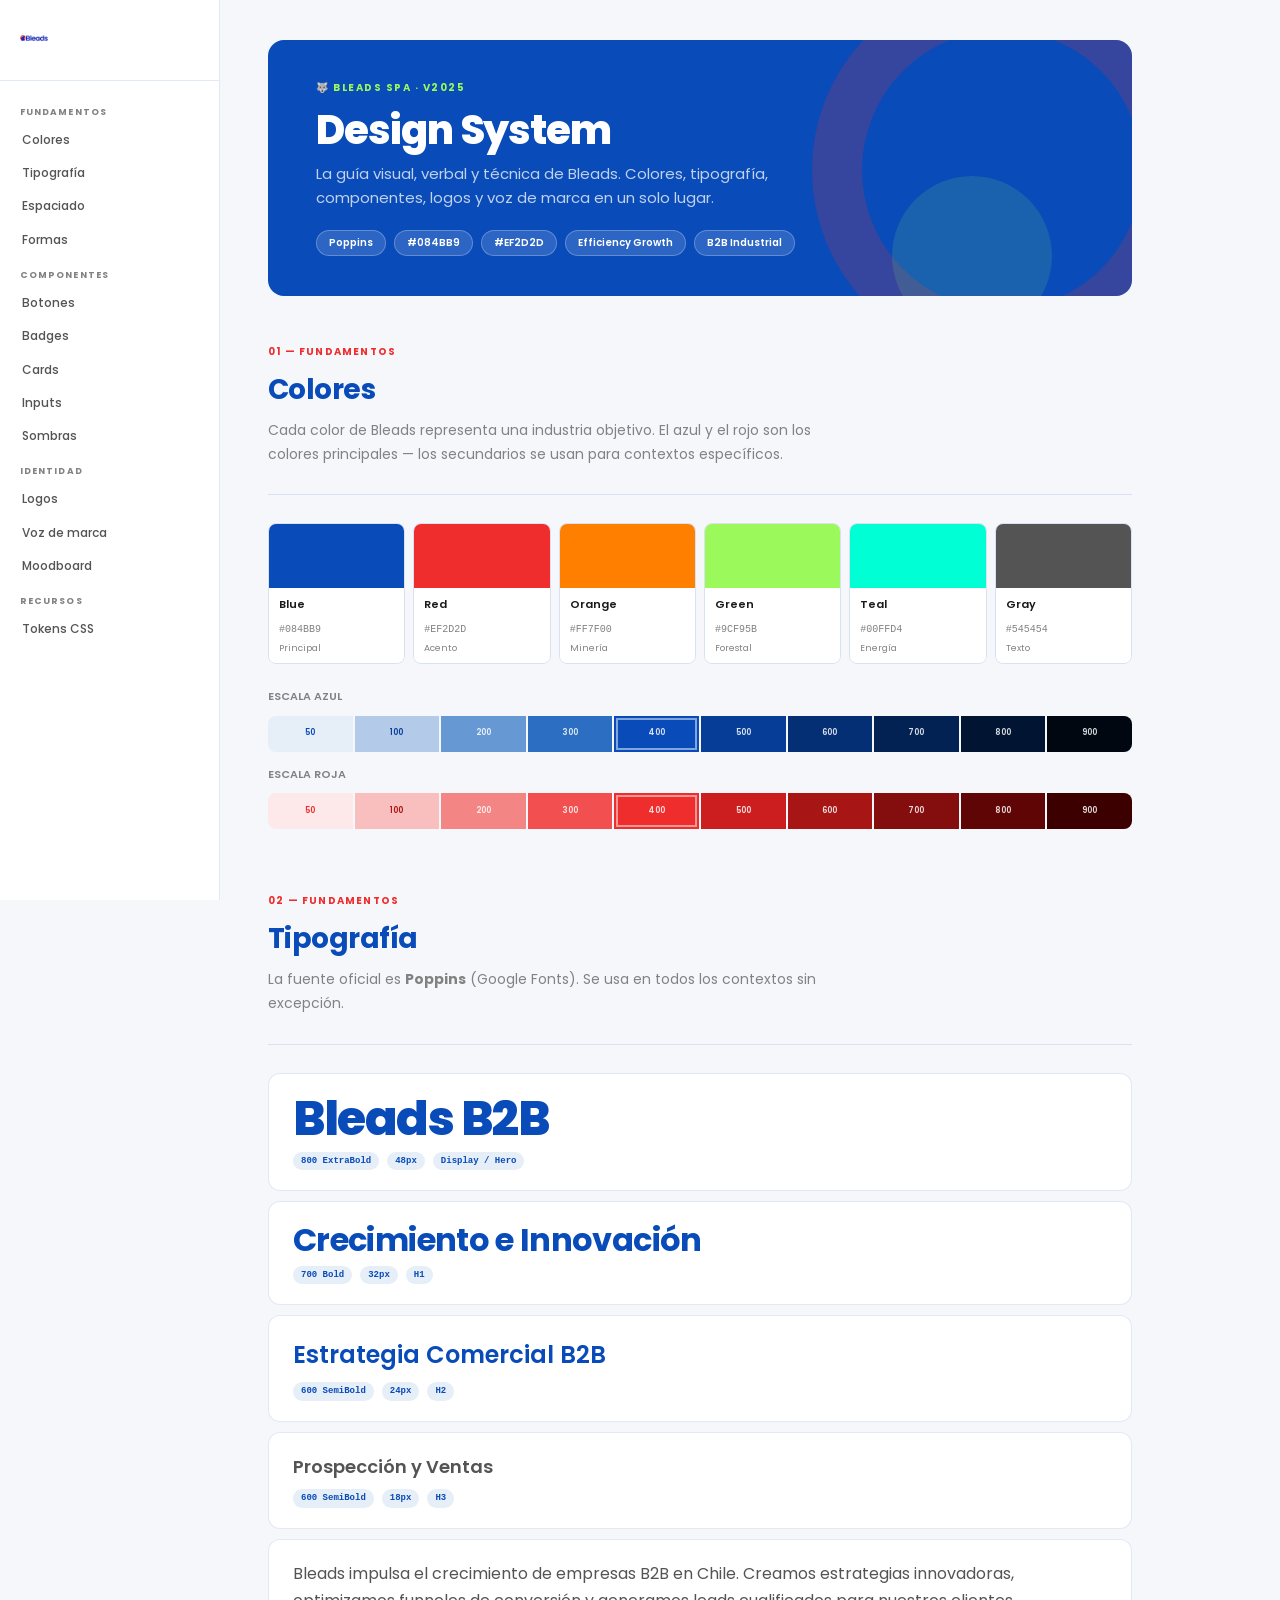
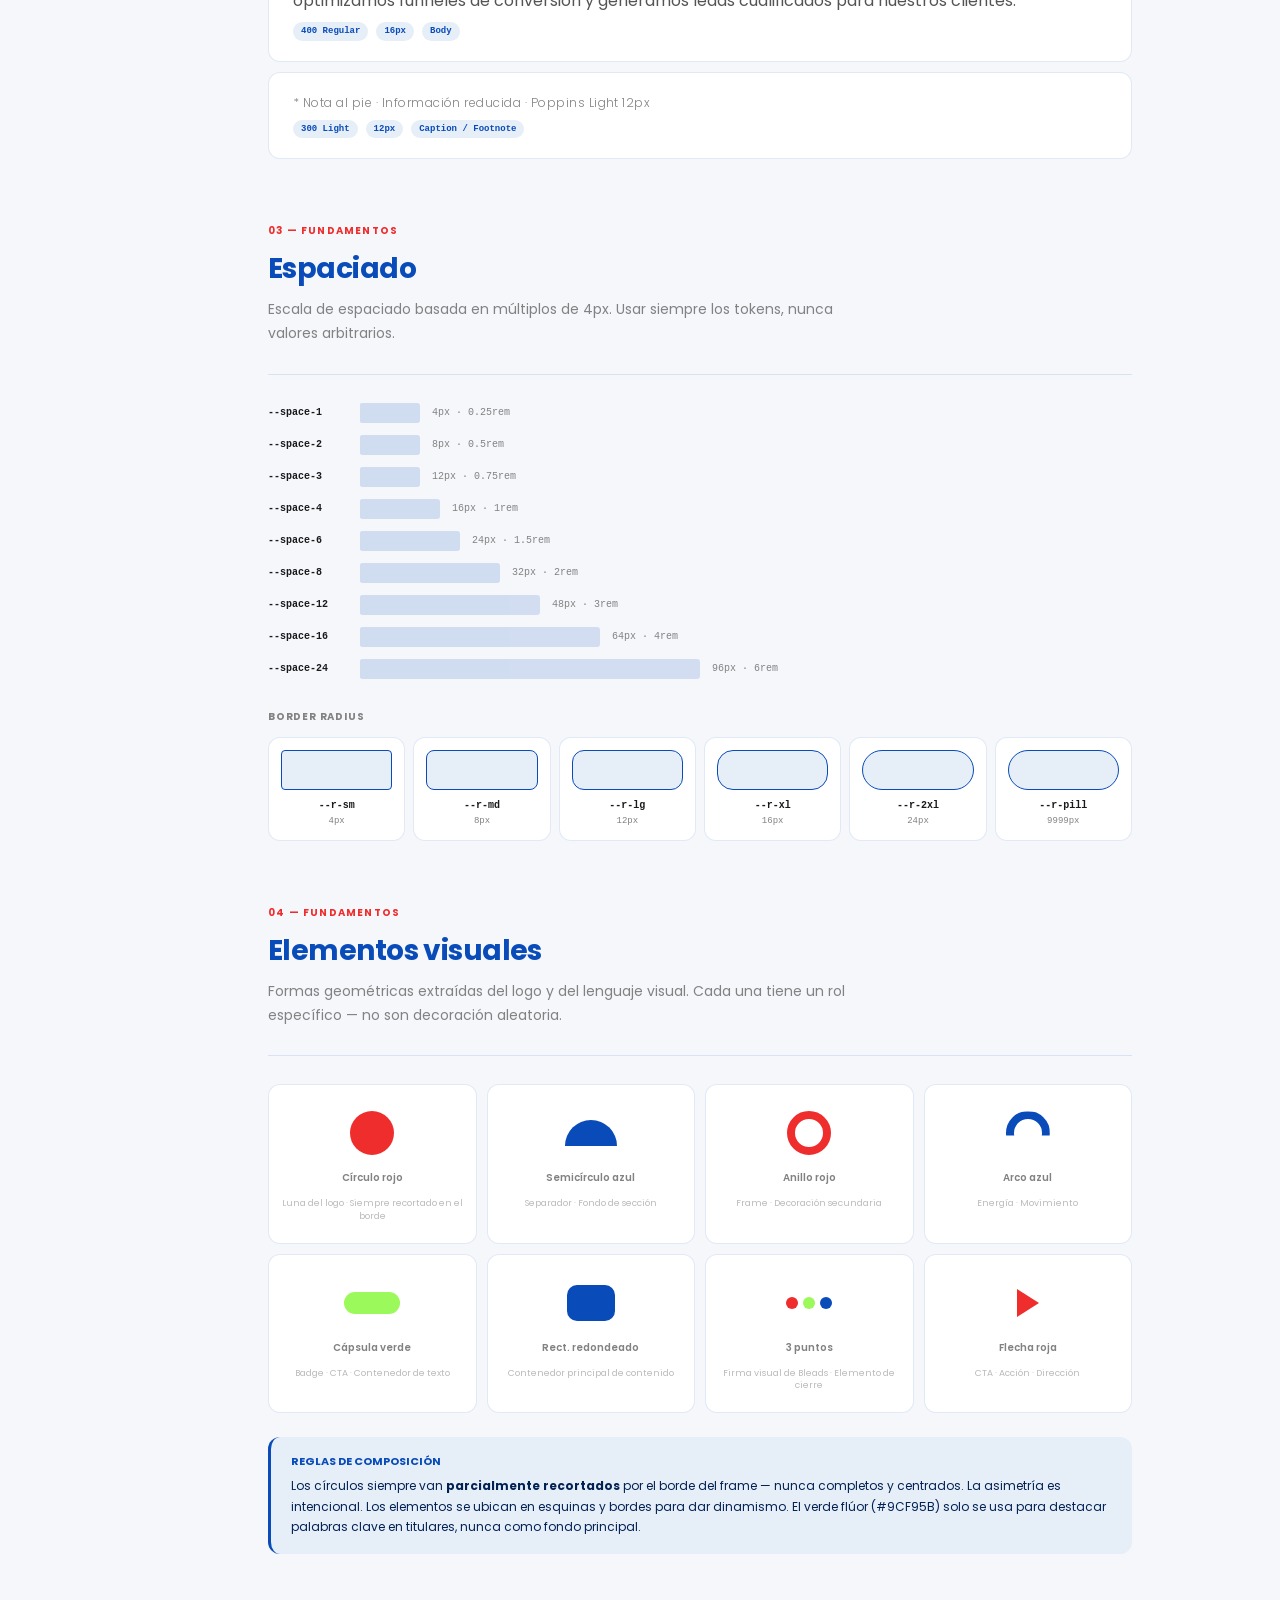
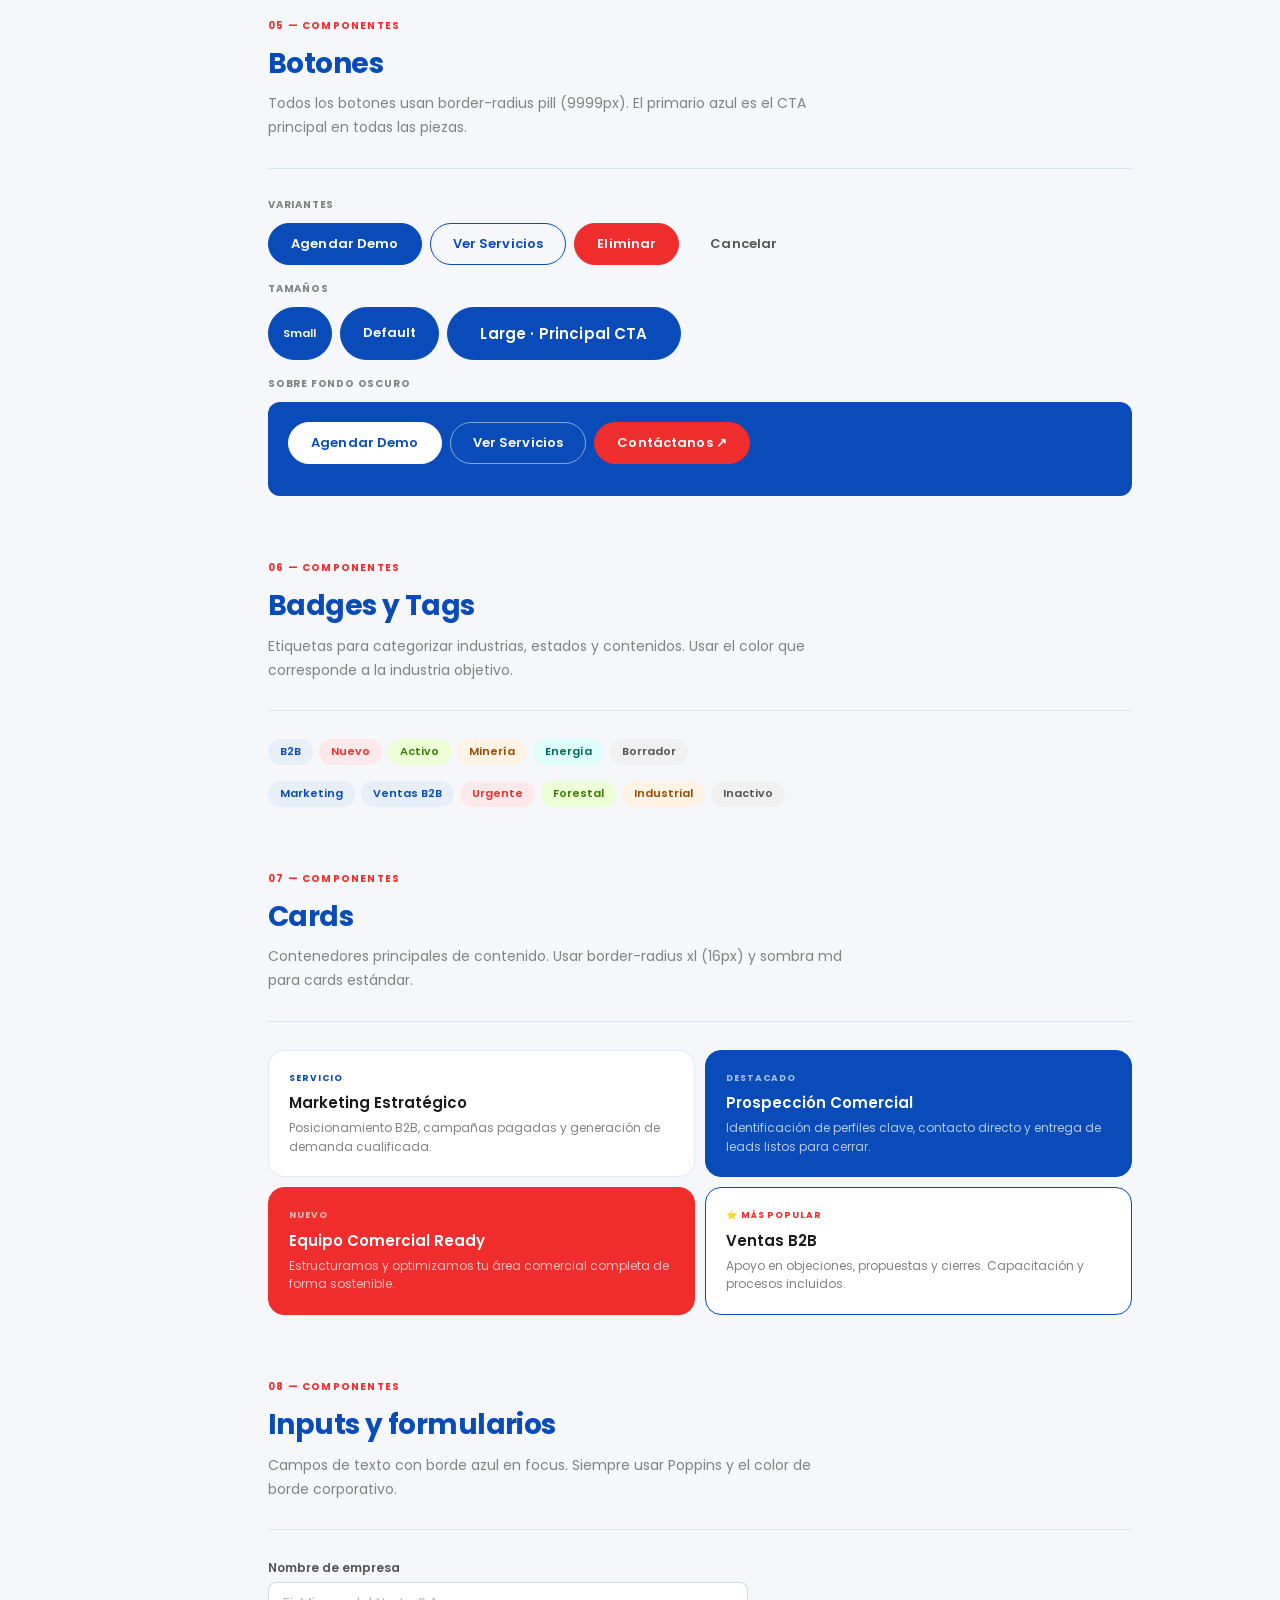
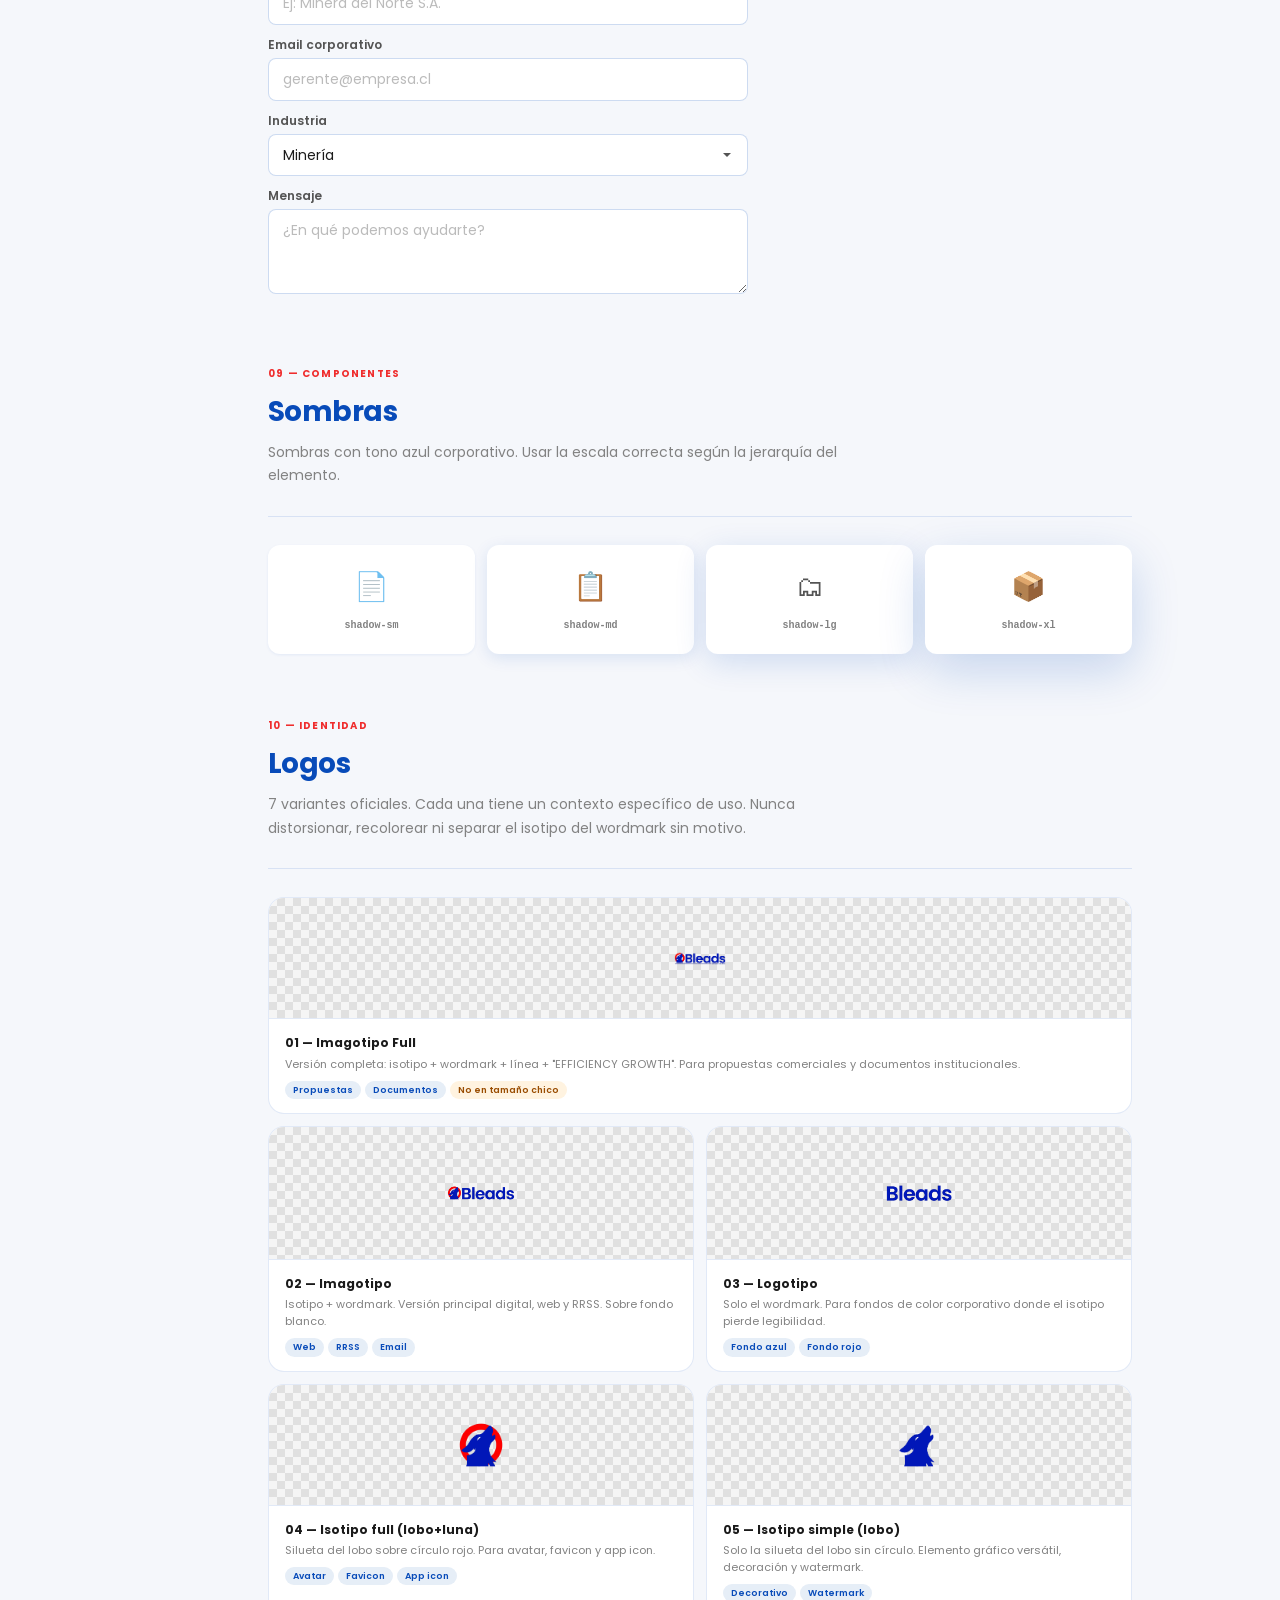
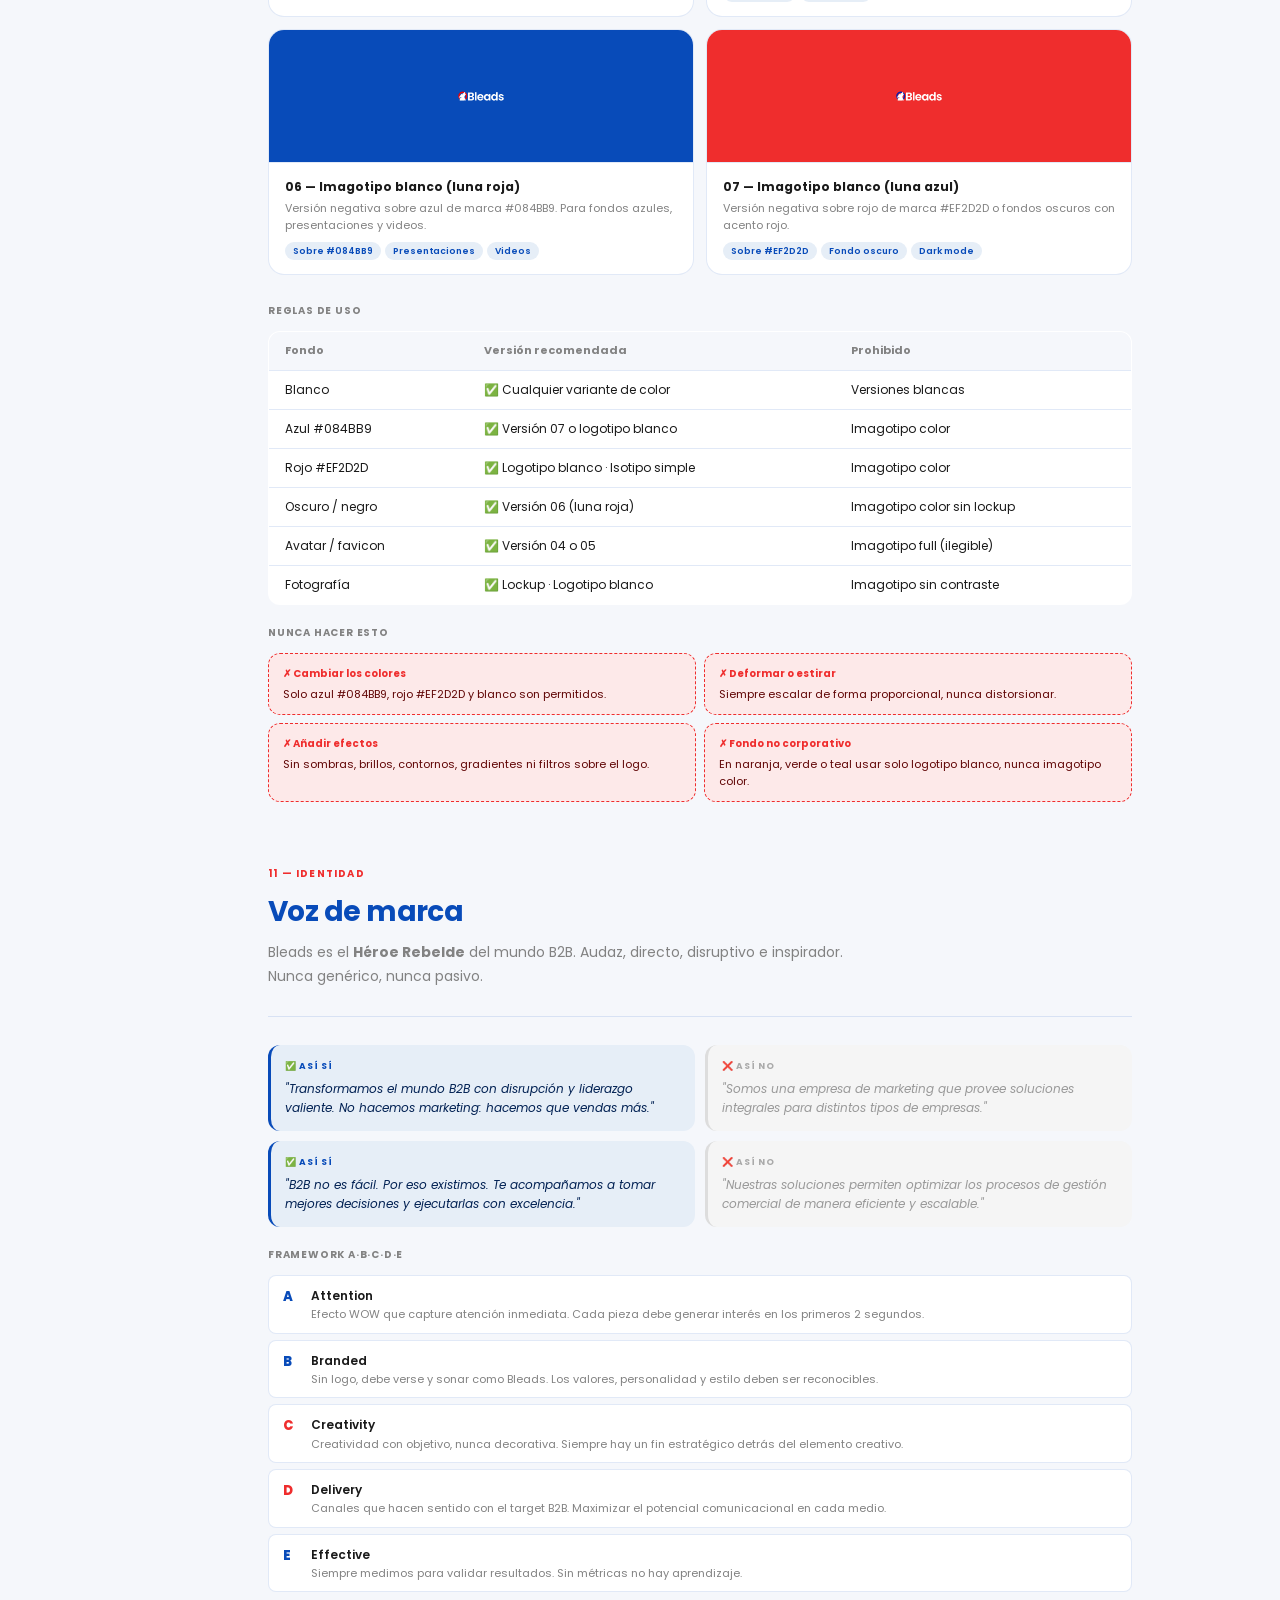
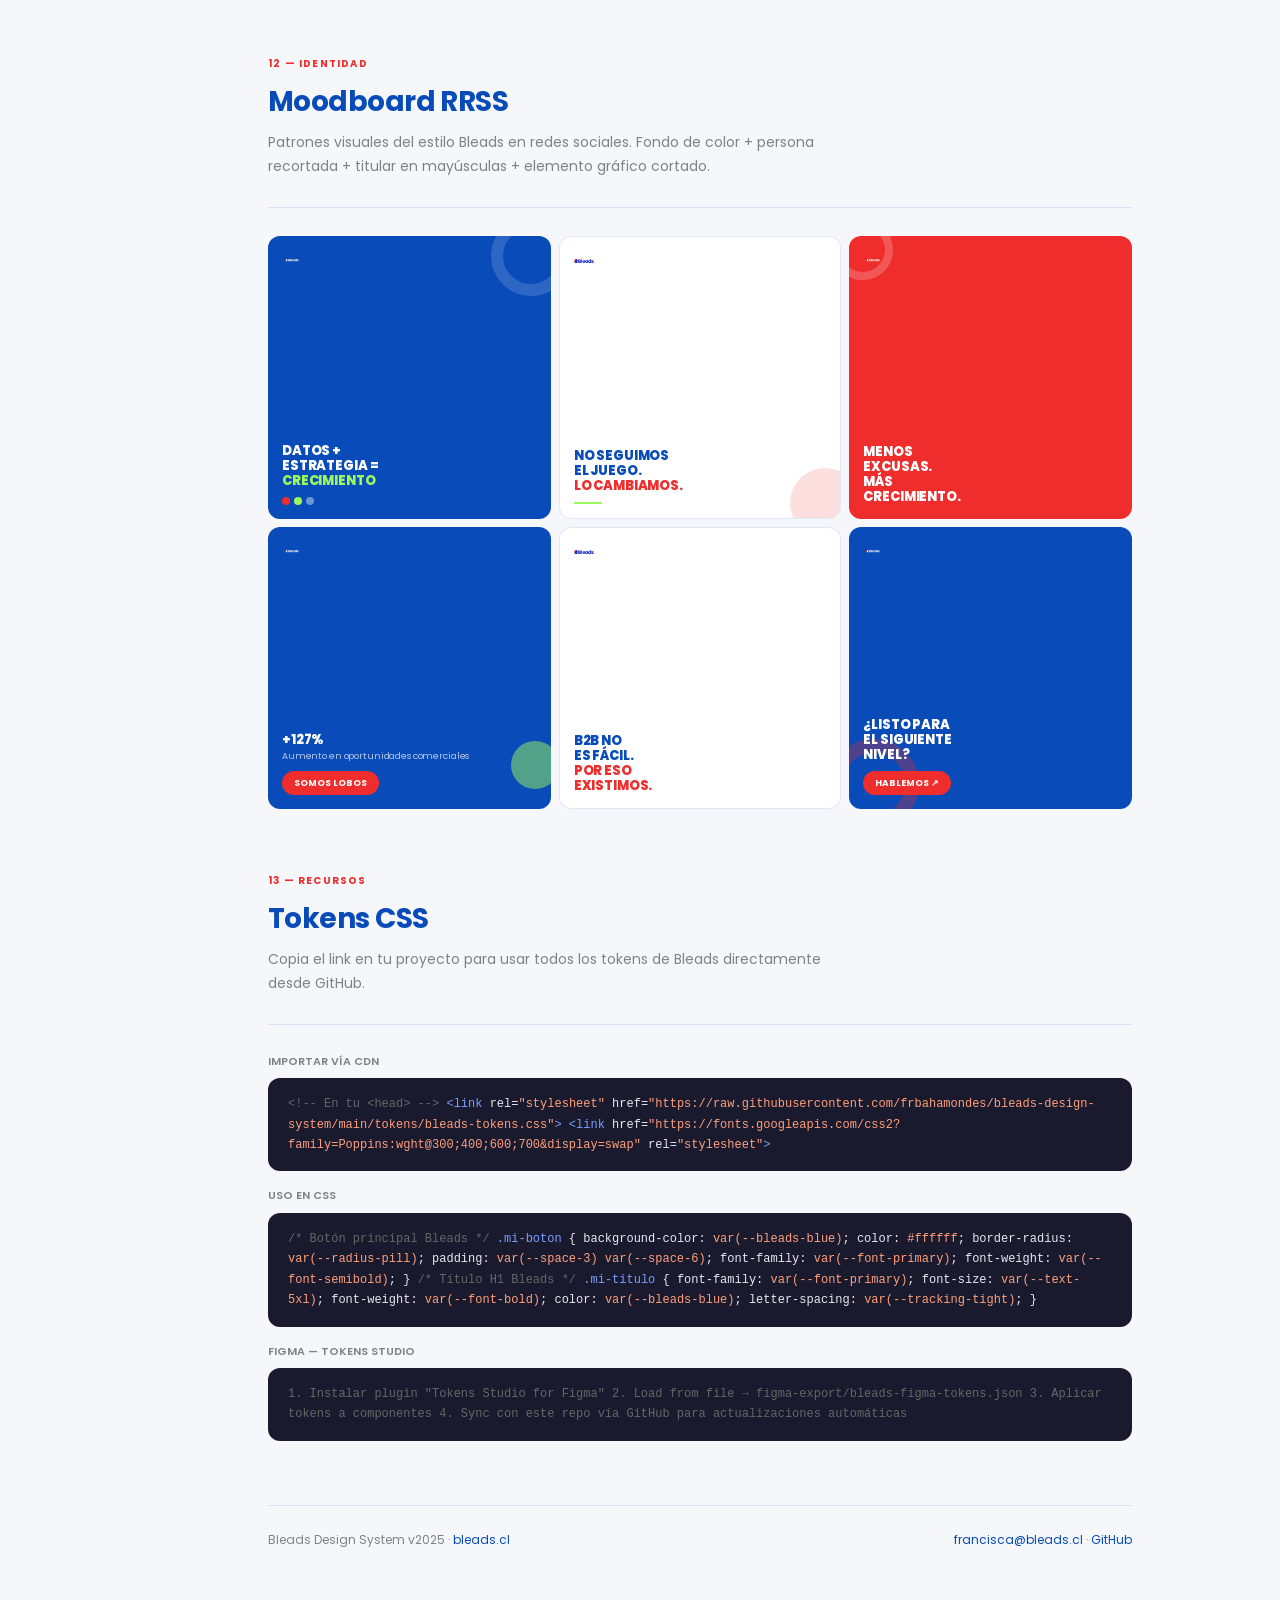
<file: index.html>
<!DOCTYPE html>
<html lang="es">
<head>
<meta charset="UTF-8">
<meta name="viewport" content="width=device-width, initial-scale=1.0">
<title>Bleads Design System v2025</title>
<link rel="preconnect" href="https://fonts.googleapis.com">
<link href="https://fonts.googleapis.com/css2?family=Poppins:wght@300;400;600;700;800&display=swap" rel="stylesheet">
<style>
/* =============================================
   BLEADS DESIGN SYSTEM — index.html
   github.com/frbahamondes/bleads-design-system
   ============================================= */
:root {
  --bl: #084BB9; --rd: #EF2D2D; --gr: #9CF95B;
  --or: #FF7F00; --tl: #00FFD4; --gy: #545454;
  --bl-l: #E6EEF7; --rd-l: #FDE9E9;
  --surface: #fff; --bg: #F5F7FB;
  --border: rgba(8,75,185,0.12);
  --text: #1a1a1a; --muted: #828282;
  --r-sm:4px; --r-md:8px; --r-lg:12px; --r-xl:16px; --r-pill:9999px;
}
*{box-sizing:border-box;margin:0;padding:0}
body{font-family:'Poppins',sans-serif;background:var(--bg);color:var(--gy);line-height:1.6}

/* ── LAYOUT ── */
.sidebar{position:fixed;top:0;left:0;width:220px;height:100vh;background:var(--surface);border-right:1px solid var(--border);overflow-y:auto;z-index:100;padding:24px 0}
.sidebar-logo{padding:0 20px 20px;border-bottom:1px solid var(--border);margin-bottom:12px}
.sidebar-logo img{height:28px;width:auto}
.nav-section{font-size:9px;font-weight:700;letter-spacing:0.12em;text-transform:uppercase;color:var(--muted);padding:12px 20px 4px}
.nav-link{display:block;font-size:12px;font-weight:500;color:var(--gy);padding:7px 20px;text-decoration:none;transition:all 0.15s;border-left:2px solid transparent}
.nav-link:hover{color:var(--bl);background:var(--bl-l);border-left-color:var(--bl)}
.nav-link.active{color:var(--bl);background:var(--bl-l);border-left-color:var(--bl);font-weight:600}

.main{margin-left:220px;padding:40px 48px;max-width:960px}

/* ── SECTIONS ── */
.section{margin-bottom:64px;scroll-margin-top:32px}
.section-eyebrow{font-size:10px;font-weight:700;letter-spacing:0.12em;text-transform:uppercase;color:var(--rd);margin-bottom:8px}
.section-title{font-size:28px;font-weight:700;color:var(--bl);letter-spacing:-0.02em;margin-bottom:6px}
.section-desc{font-size:14px;color:var(--muted);margin-bottom:28px;max-width:580px;line-height:1.7}
.divider{height:1px;background:var(--border);margin-bottom:28px}

/* ── HERO HEADER ── */
.hero{background:var(--bl);border-radius:var(--r-xl);padding:40px 48px;margin-bottom:48px;position:relative;overflow:hidden}
.hero::before{content:'';position:absolute;top:-60px;right:-60px;width:280px;height:280px;border:50px solid var(--rd);border-radius:50%;opacity:0.2}
.hero::after{content:'';position:absolute;bottom:-40px;right:80px;width:160px;height:160px;background:var(--gr);border-radius:50%;opacity:0.12}
.hero-tag{font-size:10px;font-weight:700;letter-spacing:0.15em;text-transform:uppercase;color:var(--gr);margin-bottom:12px}
.hero-title{font-size:40px;font-weight:800;color:#fff;letter-spacing:-0.03em;line-height:1.1;margin-bottom:10px}
.hero-sub{font-size:15px;color:rgba(255,255,255,0.75);max-width:480px;line-height:1.6}
.hero-badges{display:flex;gap:8px;margin-top:20px;flex-wrap:wrap}
.hero-badge{font-size:10px;font-weight:600;padding:4px 12px;border-radius:var(--r-pill);background:rgba(255,255,255,0.15);color:#fff;border:1px solid rgba(255,255,255,0.25)}

/* ── CARDS ── */
.card{background:var(--surface);border:0.5px solid var(--border);border-radius:var(--r-xl);overflow:hidden}
.card-grid{display:grid;grid-template-columns:1fr 1fr;gap:12px}
.card-full{grid-column:1/-1}
.card-preview{display:flex;align-items:center;justify-content:center;padding:32px 24px;min-height:120px}
.card-preview img{max-height:68px;width:auto;max-width:100%;object-fit:contain}
.card-preview.sm img{max-height:48px}
.card-preview.full img{max-height:52px}
/* Logo preview backgrounds */
.bg-white{background:#ffffff}
.bg-gray{background:#F5F7FB}
.bg-dark{background:#084BB9}
.bg-blue{background:#EF2D2D}
/* Checkered pattern para mostrar transparencia real */
.bg-transparent{
  background-image: linear-gradient(45deg,#e0e0e0 25%,transparent 25%),
    linear-gradient(-45deg,#e0e0e0 25%,transparent 25%),
    linear-gradient(45deg,transparent 75%,#e0e0e0 75%),
    linear-gradient(-45deg,transparent 75%,#e0e0e0 75%);
  background-size:16px 16px;
  background-position:0 0,0 8px,8px -8px,-8px 0px;
  background-color:#f5f5f5;
}
.card-body{padding:14px 16px;border-top:0.5px solid var(--border)}
.card-name{font-size:12px;font-weight:700;color:var(--text);margin-bottom:3px}
.card-desc{font-size:11px;color:var(--muted);line-height:1.55;margin-bottom:8px}
.tags{display:flex;gap:4px;flex-wrap:wrap}
.tag{font-size:9px;font-weight:600;padding:2px 8px;border-radius:var(--r-pill)}
.tag-use{background:var(--bl-l);color:var(--bl)}
.tag-warn{background:#FFF3E0;color:#994C00}
.tag-err{background:var(--rd-l);color:var(--rd)}

/* ── COLOR SWATCHES ── */
.swatch-grid{display:grid;grid-template-columns:repeat(6,1fr);gap:8px;margin-bottom:24px}
.swatch{border-radius:var(--r-md);overflow:hidden;border:0.5px solid var(--border)}
.swatch-color{height:64px}
.swatch-info{padding:8px 10px;background:var(--surface)}
.swatch-name{font-size:11px;font-weight:600;color:var(--text);display:block}
.swatch-hex{font-size:10px;color:var(--muted);font-family:monospace}
.swatch-role{font-size:9px;color:var(--muted);margin-top:1px;display:block}

.scale-row{display:flex;gap:2px;border-radius:var(--r-md);overflow:hidden;margin-bottom:6px}
.scale-stop{flex:1;height:36px;display:flex;align-items:center;justify-content:center;font-size:8px;font-weight:600;color:rgba(255,255,255,0.85);cursor:default;transition:transform 0.1s;mix-blend-mode:normal}
.scale-stop:hover{transform:scaleY(1.12);z-index:1}
.scale-stop.primary{outline:2px solid rgba(255,255,255,0.5);outline-offset:-4px}

/* ── TYPOGRAPHY ── */
.type-card{background:var(--surface);border:0.5px solid var(--border);border-radius:var(--r-lg);padding:20px 24px;margin-bottom:10px}
.type-meta{display:flex;gap:8px;margin-top:8px;flex-wrap:wrap}
.type-pill{font-size:9px;font-weight:600;background:var(--bl-l);color:var(--bl);padding:2px 8px;border-radius:var(--r-pill);font-family:monospace}

/* ── SPACING ── */
.space-row{display:flex;align-items:center;gap:12px;margin-bottom:6px}
.space-vis{height:20px;background:var(--bl);border-radius:3px;opacity:0.15;position:relative}
.space-vis-inner{height:100%;background:var(--bl);border-radius:3px;opacity:1}
.space-token{font-size:10px;font-weight:600;color:var(--text);min-width:80px;font-family:monospace}
.space-val{font-size:10px;color:var(--muted);font-family:monospace}

/* ── RADIUS ── */
.radius-grid{display:grid;grid-template-columns:repeat(6,1fr);gap:8px;margin-bottom:24px}
.radius-card{background:var(--surface);border:0.5px solid var(--border);border-radius:var(--r-lg);padding:12px;text-align:center}
.radius-demo{height:40px;background:var(--bl-l);margin-bottom:8px;border:1.5px solid var(--bl)}
.radius-name{font-size:10px;font-weight:600;color:var(--text);font-family:monospace}
.radius-val{font-size:9px;color:var(--muted);font-family:monospace}

/* ── BUTTONS ── */
.btn-row{display:flex;flex-wrap:wrap;gap:8px;margin-bottom:12px}
.btn{font-family:'Poppins',sans-serif;font-size:13px;font-weight:600;padding:10px 22px;border-radius:var(--r-pill);cursor:pointer;border:1.5px solid transparent;transition:all 0.2s;letter-spacing:0.01em;text-decoration:none;display:inline-flex;align-items:center;gap:6px}
.btn-primary{background:var(--bl);color:#fff;border-color:var(--bl)}
.btn-primary:hover{background:#063D97}
.btn-secondary{background:transparent;color:var(--bl);border-color:var(--bl)}
.btn-secondary:hover{background:var(--bl-l)}
.btn-danger{background:var(--rd);color:#fff;border-color:var(--rd)}
.btn-danger:hover{background:#CC1E1E}
.btn-ghost{background:transparent;color:var(--gy);border-color:transparent}
.btn-ghost:hover{background:#F0F0F0}
.btn-sm{font-size:11px;padding:6px 14px}
.btn-lg{font-size:15px;padding:14px 32px}

/* ── BADGES ── */
.badge-row{display:flex;flex-wrap:wrap;gap:6px;margin-bottom:16px}
.badge{font-size:11px;font-weight:600;padding:4px 12px;border-radius:var(--r-pill);display:inline-block}
.badge-blue{background:var(--bl-l);color:var(--bl)}
.badge-red{background:var(--rd-l);color:var(--rd)}
.badge-green{background:#EDFFD6;color:#3A7D00}
.badge-orange{background:#FFF3E6;color:#994C00}
.badge-teal{background:#DFFFFA;color:#006B59}
.badge-gray{background:#F0F0F0;color:var(--gy)}

/* ── SAMPLE CARDS ── */
.sample-card-grid{display:grid;grid-template-columns:1fr 1fr;gap:10px;margin-bottom:16px}
.sample-card{background:var(--surface);border:0.5px solid var(--border);border-radius:var(--r-xl);padding:20px}
.sample-card--blue{background:var(--bl);border-color:var(--bl)}
.sample-card--red{background:var(--rd);border-color:var(--rd)}
.sample-card--featured{border:1.5px solid var(--bl)}
.sample-card-label{font-size:9px;font-weight:700;letter-spacing:0.1em;text-transform:uppercase;color:var(--bl);margin-bottom:6px}
.sample-card--blue .sample-card-label,.sample-card--red .sample-card-label{color:rgba(255,255,255,0.65)}
.sample-card-title{font-size:15px;font-weight:600;color:var(--text);margin-bottom:4px}
.sample-card--blue .sample-card-title,.sample-card--red .sample-card-title{color:#fff}
.sample-card-body{font-size:12px;color:var(--muted);line-height:1.55}
.sample-card--blue .sample-card-body,.sample-card--red .sample-card-body{color:rgba(255,255,255,0.7)}

/* ── INPUTS ── */
.input-demo{display:flex;flex-direction:column;gap:10px;margin-bottom:16px;max-width:480px}
.input-label{font-size:12px;font-weight:600;color:var(--gy);margin-bottom:4px;display:block}
.input{font-family:'Poppins',sans-serif;font-size:14px;padding:10px 14px;border-radius:var(--r-md);border:1px solid rgba(8,75,185,0.2);background:var(--surface);color:var(--text);width:100%;outline:none;transition:all 0.2s}
.input:focus{border-color:var(--bl);box-shadow:0 0 0 3px rgba(8,75,185,0.1)}
.input::placeholder{color:#bbb}

/* ── SHAPES ── */
.shapes-grid{display:grid;grid-template-columns:repeat(4,1fr);gap:10px;margin-bottom:24px}
.shape-card{background:var(--surface);border:0.5px solid var(--border);border-radius:var(--r-lg);padding:20px 12px;display:flex;flex-direction:column;align-items:center;gap:10px}
.shape-show{display:flex;align-items:center;justify-content:center;height:56px}
.shape-name{font-size:10px;font-weight:600;color:var(--muted);text-align:center;line-height:1.4}
.shape-rule{font-size:9px;color:#bbb;text-align:center;line-height:1.4;margin-top:2px}

.sh-circle{width:44px;height:44px;background:var(--rd);border-radius:50%}
.sh-semicircle{width:52px;height:26px;background:var(--bl);border-radius:52px 52px 0 0}
.sh-ring{width:44px;height:44px;border:8px solid var(--rd);border-radius:50%}
.sh-arc{width:44px;height:44px;border:8px solid var(--bl);border-radius:50%;clip-path:polygon(0 0,100% 0,100% 55%,0 55%)}
.sh-pill{width:56px;height:22px;background:var(--gr);border-radius:9999px}
.sh-rect{width:48px;height:36px;background:var(--bl);border-radius:10px}
.sh-dots{display:flex;gap:5px;align-items:center}
.sh-dot{width:12px;height:12px;border-radius:50%}
.sh-arrow{width:0;height:0;border-top:14px solid transparent;border-bottom:14px solid transparent;border-left:22px solid var(--rd)}

/* ── LOGO USAGE TABLE ── */
.use-table{width:100%;border-collapse:collapse;margin-bottom:16px;background:var(--surface);border-radius:var(--r-lg);overflow:hidden;border:0.5px solid var(--border)}
.use-table th{font-size:11px;font-weight:700;color:var(--muted);text-align:left;padding:10px 16px;border-bottom:1px solid var(--border);background:var(--bg)}
.use-table td{font-size:12px;color:var(--text);padding:10px 16px;border-bottom:0.5px solid var(--border);vertical-align:top;line-height:1.5}
.use-table tr:last-child td{border-bottom:none}

/* ── MOODBOARD ── */
.mood-grid{display:grid;grid-template-columns:repeat(3,1fr);gap:8px;margin-bottom:24px}
.mood-card{border-radius:var(--r-lg);aspect-ratio:1;padding:14px;display:flex;flex-direction:column;justify-content:space-between;position:relative;overflow:hidden}
.mood-mark{display:flex;align-items:center;position:relative;z-index:2}
.mood-mark img{height:20px;width:auto;object-fit:contain}
.mood-content{position:relative;z-index:2}
.mood-headline{font-size:13px;font-weight:800;color:#fff;text-transform:uppercase;line-height:1.15;letter-spacing:-0.01em}
.mood-headline .gr{color:var(--gr)}
.mood-headline .rd{color:var(--rd)}
.mood-sub{font-size:9px;color:rgba(255,255,255,0.65);margin-top:3px;line-height:1.4}
.mood-cta{display:inline-flex;align-items:center;gap:5px;background:var(--rd);border-radius:var(--r-pill);padding:5px 12px;font-size:9px;font-weight:700;color:#fff;margin-top:8px}
.mood-dots{display:flex;gap:4px;margin-top:8px}
.mood-dot{width:8px;height:8px;border-radius:50%}

/* ── SHADOWS ── */
.shadow-grid{display:grid;grid-template-columns:repeat(4,1fr);gap:12px;margin-bottom:24px}
.shadow-card{background:var(--surface);border-radius:var(--r-lg);padding:20px;text-align:center}
.shadow-icon{font-size:28px;margin-bottom:8px}
.shadow-name{font-size:10px;font-weight:600;color:var(--muted);font-family:monospace}

/* ── VOICE ── */
.voice-grid{display:grid;grid-template-columns:1fr 1fr;gap:10px;margin-bottom:20px}
.voice-card{padding:14px;border-radius:var(--r-lg);border-left:3px solid transparent}
.voice-card--ok{background:var(--bl-l);border-left-color:var(--bl)}
.voice-card--no{background:#F5F5F5;border-left-color:#ddd}
.voice-badge{font-size:9px;font-weight:700;letter-spacing:0.08em;margin-bottom:5px}
.voice-badge--ok{color:var(--bl)}
.voice-badge--no{color:#aaa}
.voice-text{font-size:12px;font-style:italic;line-height:1.6}
.voice-text--ok{color:#032254}
.voice-text--no{color:#999}

.framework-row{display:flex;gap:10px;padding:10px 14px;background:var(--surface);border-radius:var(--r-md);margin-bottom:6px;border:0.5px solid var(--border);align-items:flex-start}
.framework-letter{font-size:13px;font-weight:800;color:var(--bl);min-width:18px;margin-top:1px}
.framework-title{font-size:12px;font-weight:600;color:var(--text)}
.framework-desc{font-size:11px;color:var(--muted);margin-top:1px;line-height:1.5}

/* ── CODE BLOCK ── */
.code-block{background:#1a1a2e;border-radius:var(--r-lg);padding:16px 20px;font-family:monospace;font-size:12px;color:#e8e8f0;margin-bottom:12px;overflow-x:auto;line-height:1.7}
.code-block .kw{color:#7B9FFF}
.code-block .str{color:#FF9F7B}
.code-block .cm{color:#666}

/* ── DONT ── */
.dont-grid{display:grid;grid-template-columns:1fr 1fr;gap:8px;margin-bottom:24px}
.dont-card{padding:12px 14px;border-radius:var(--r-lg);border:1px dashed var(--rd);background:var(--rd-l)}
.dont-title{font-size:10px;font-weight:700;color:var(--rd);margin-bottom:4px}
.dont-desc{font-size:11px;color:#600505;line-height:1.5}

/* ── FOOTER ── */
footer{margin-top:64px;padding:24px 0;border-top:1px solid var(--border);font-size:12px;color:var(--muted);display:flex;align-items:center;justify-content:space-between;flex-wrap:gap}
footer a{color:var(--bl);text-decoration:none}

/* ── SCROLLBAR ── */
::-webkit-scrollbar{width:6px}
::-webkit-scrollbar-track{background:transparent}
::-webkit-scrollbar-thumb{background:var(--border);border-radius:3px}

/* ── RESPONSIVE ── */
@media(max-width:768px){
  .sidebar{display:none}
  .main{margin-left:0;padding:24px 20px}
  .card-grid,.sample-card-grid,.voice-grid,.dont-grid{grid-template-columns:1fr}
  .card-full{grid-column:1}
  .swatch-grid{grid-template-columns:repeat(3,1fr)}
  .radius-grid,.shapes-grid{grid-template-columns:repeat(2,1fr)}
  .mood-grid,.shadow-grid{grid-template-columns:repeat(2,1fr)}
}
</style>
</head>
<body>

<!-- ═══════════════ SIDEBAR ═══════════════ -->
<nav class="sidebar">
  <div class="sidebar-logo">
    <img src="logos/bleads-logo-horizontal-imagotipo.png" alt="Bleads">
  </div>
  <div class="nav-section">Fundamentos</div>
  <a class="nav-link active" href="#colores">Colores</a>
  <a class="nav-link" href="#tipografia">Tipografía</a>
  <a class="nav-link" href="#espaciado">Espaciado</a>
  <a class="nav-link" href="#formas">Formas</a>
  <div class="nav-section">Componentes</div>
  <a class="nav-link" href="#botones">Botones</a>
  <a class="nav-link" href="#badges">Badges</a>
  <a class="nav-link" href="#cards">Cards</a>
  <a class="nav-link" href="#inputs">Inputs</a>
  <a class="nav-link" href="#sombras">Sombras</a>
  <div class="nav-section">Identidad</div>
  <a class="nav-link" href="#logos">Logos</a>
  <a class="nav-link" href="#voz">Voz de marca</a>
  <a class="nav-link" href="#moodboard">Moodboard</a>
  <div class="nav-section">Recursos</div>
  <a class="nav-link" href="#codigo">Tokens CSS</a>
</nav>

<!-- ═══════════════ MAIN ═══════════════ -->
<main class="main">

  <!-- HERO -->
  <div class="hero">
    <div class="hero-tag">🐺 Bleads SpA · v2025</div>
    <div class="hero-title">Design System</div>
    <div class="hero-sub">La guía visual, verbal y técnica de Bleads. Colores, tipografía, componentes, logos y voz de marca en un solo lugar.</div>
    <div class="hero-badges">
      <span class="hero-badge">Poppins</span>
      <span class="hero-badge">#084BB9</span>
      <span class="hero-badge">#EF2D2D</span>
      <span class="hero-badge">Efficiency Growth</span>
      <span class="hero-badge">B2B Industrial</span>
    </div>
  </div>

  <!-- ═══ COLORES ═══ -->
  <section class="section" id="colores">
    <div class="section-eyebrow">01 — Fundamentos</div>
    <div class="section-title">Colores</div>
    <div class="section-desc">Cada color de Bleads representa una industria objetivo. El azul y el rojo son los colores principales — los secundarios se usan para contextos específicos.</div>
    <div class="divider"></div>

    <div class="swatch-grid">
      <div class="swatch"><div class="swatch-color" style="background:#084BB9"></div><div class="swatch-info"><span class="swatch-name">Blue</span><span class="swatch-hex">#084BB9</span><span class="swatch-role">Principal</span></div></div>
      <div class="swatch"><div class="swatch-color" style="background:#EF2D2D"></div><div class="swatch-info"><span class="swatch-name">Red</span><span class="swatch-hex">#EF2D2D</span><span class="swatch-role">Acento</span></div></div>
      <div class="swatch"><div class="swatch-color" style="background:#FF7F00"></div><div class="swatch-info"><span class="swatch-name">Orange</span><span class="swatch-hex">#FF7F00</span><span class="swatch-role">Minería</span></div></div>
      <div class="swatch"><div class="swatch-color" style="background:#9CF95B"></div><div class="swatch-info"><span class="swatch-name">Green</span><span class="swatch-hex">#9CF95B</span><span class="swatch-role">Forestal</span></div></div>
      <div class="swatch"><div class="swatch-color" style="background:#00FFD4"></div><div class="swatch-info"><span class="swatch-name">Teal</span><span class="swatch-hex">#00FFD4</span><span class="swatch-role">Energía</span></div></div>
      <div class="swatch"><div class="swatch-color" style="background:#545454"></div><div class="swatch-info"><span class="swatch-name">Gray</span><span class="swatch-hex">#545454</span><span class="swatch-role">Texto</span></div></div>
    </div>

    <p style="font-size:11px;color:var(--muted);margin-bottom:10px;font-weight:600">ESCALA AZUL</p>
    <div class="scale-row">
      <div class="scale-stop" style="background:#E6EEF7;color:#084BB9">50</div>
      <div class="scale-stop" style="background:#B3CBE9;color:#063D97">100</div>
      <div class="scale-stop" style="background:#6699D4">200</div>
      <div class="scale-stop" style="background:#2B6EC2">300</div>
      <div class="scale-stop primary" style="background:#084BB9">400</div>
      <div class="scale-stop" style="background:#063D97">500</div>
      <div class="scale-stop" style="background:#052F75">600</div>
      <div class="scale-stop" style="background:#032254">700</div>
      <div class="scale-stop" style="background:#011432">800</div>
      <div class="scale-stop" style="background:#000711">900</div>
    </div>

    <p style="font-size:11px;color:var(--muted);margin:14px 0 10px;font-weight:600">ESCALA ROJA</p>
    <div class="scale-row">
      <div class="scale-stop" style="background:#FDE9E9;color:#EF2D2D">50</div>
      <div class="scale-stop" style="background:#F9BEBE;color:#A81515">100</div>
      <div class="scale-stop" style="background:#F48585">200</div>
      <div class="scale-stop" style="background:#F25050">300</div>
      <div class="scale-stop primary" style="background:#EF2D2D">400</div>
      <div class="scale-stop" style="background:#CC1E1E">500</div>
      <div class="scale-stop" style="background:#A81515">600</div>
      <div class="scale-stop" style="background:#840D0D">700</div>
      <div class="scale-stop" style="background:#600505">800</div>
      <div class="scale-stop" style="background:#3D0000">900</div>
    </div>
  </section>

  <!-- ═══ TIPOGRAFÍA ═══ -->
  <section class="section" id="tipografia">
    <div class="section-eyebrow">02 — Fundamentos</div>
    <div class="section-title">Tipografía</div>
    <div class="section-desc">La fuente oficial es <strong>Poppins</strong> (Google Fonts). Se usa en todos los contextos sin excepción.</div>
    <div class="divider"></div>

    <div class="type-card">
      <div style="font-family:'Poppins',sans-serif;font-size:48px;font-weight:800;color:#084BB9;line-height:1.05;letter-spacing:-0.03em">Bleads B2B</div>
      <div class="type-meta"><span class="type-pill">800 ExtraBold</span><span class="type-pill">48px</span><span class="type-pill">Display / Hero</span></div>
    </div>
    <div class="type-card">
      <div style="font-family:'Poppins',sans-serif;font-size:32px;font-weight:700;color:#084BB9;line-height:1.1;letter-spacing:-0.02em">Crecimiento e Innovación</div>
      <div class="type-meta"><span class="type-pill">700 Bold</span><span class="type-pill">32px</span><span class="type-pill">H1</span></div>
    </div>
    <div class="type-card">
      <div style="font-family:'Poppins',sans-serif;font-size:24px;font-weight:600;color:#084BB9">Estrategia Comercial B2B</div>
      <div class="type-meta"><span class="type-pill">600 SemiBold</span><span class="type-pill">24px</span><span class="type-pill">H2</span></div>
    </div>
    <div class="type-card">
      <div style="font-family:'Poppins',sans-serif;font-size:18px;font-weight:600;color:#545454">Prospección y Ventas</div>
      <div class="type-meta"><span class="type-pill">600 SemiBold</span><span class="type-pill">18px</span><span class="type-pill">H3</span></div>
    </div>
    <div class="type-card">
      <div style="font-family:'Poppins',sans-serif;font-size:16px;font-weight:400;color:#545454;line-height:1.7">Bleads impulsa el crecimiento de empresas B2B en Chile. Creamos estrategias innovadoras, optimizamos funneles de conversión y generamos leads cualificados para nuestros clientes.</div>
      <div class="type-meta"><span class="type-pill">400 Regular</span><span class="type-pill">16px</span><span class="type-pill">Body</span></div>
    </div>
    <div class="type-card">
      <div style="font-family:'Poppins',sans-serif;font-size:12px;font-weight:300;color:#828282;letter-spacing:0.04em">* Nota al pie · Información reducida · Poppins Light 12px</div>
      <div class="type-meta"><span class="type-pill">300 Light</span><span class="type-pill">12px</span><span class="type-pill">Caption / Footnote</span></div>
    </div>
  </section>

  <!-- ═══ ESPACIADO ═══ -->
  <section class="section" id="espaciado">
    <div class="section-eyebrow">03 — Fundamentos</div>
    <div class="section-title">Espaciado</div>
    <div class="section-desc">Escala de espaciado basada en múltiplos de 4px. Usar siempre los tokens, nunca valores arbitrarios.</div>
    <div class="divider"></div>

    <div style="display:flex;flex-direction:column;gap:6px;margin-bottom:24px">
      <div class="space-row"><span class="space-token">--space-1</span><div class="space-vis" style="width:60px"><div class="space-vis-inner" style="width:4px"></div></div><span class="space-val">4px · 0.25rem</span></div>
      <div class="space-row"><span class="space-token">--space-2</span><div class="space-vis" style="width:60px"><div class="space-vis-inner" style="width:8px"></div></div><span class="space-val">8px · 0.5rem</span></div>
      <div class="space-row"><span class="space-token">--space-3</span><div class="space-vis" style="width:60px"><div class="space-vis-inner" style="width:12px"></div></div><span class="space-val">12px · 0.75rem</span></div>
      <div class="space-row"><span class="space-token">--space-4</span><div class="space-vis" style="width:80px"><div class="space-vis-inner" style="width:16px"></div></div><span class="space-val">16px · 1rem</span></div>
      <div class="space-row"><span class="space-token">--space-6</span><div class="space-vis" style="width:100px"><div class="space-vis-inner" style="width:24px"></div></div><span class="space-val">24px · 1.5rem</span></div>
      <div class="space-row"><span class="space-token">--space-8</span><div class="space-vis" style="width:140px"><div class="space-vis-inner" style="width:32px"></div></div><span class="space-val">32px · 2rem</span></div>
      <div class="space-row"><span class="space-token">--space-12</span><div class="space-vis" style="width:180px"><div class="space-vis-inner" style="width:48px"></div></div><span class="space-val">48px · 3rem</span></div>
      <div class="space-row"><span class="space-token">--space-16</span><div class="space-vis" style="width:240px"><div class="space-vis-inner" style="width:64px"></div></div><span class="space-val">64px · 4rem</span></div>
      <div class="space-row"><span class="space-token">--space-24</span><div class="space-vis" style="width:340px"><div class="space-vis-inner" style="width:96px"></div></div><span class="space-val">96px · 6rem</span></div>
    </div>

    <p style="font-size:12px;font-weight:700;color:var(--muted);margin-bottom:12px;text-transform:uppercase;letter-spacing:0.08em;font-size:10px">Border Radius</p>
    <div class="radius-grid">
      <div class="radius-card"><div class="radius-demo" style="border-radius:4px"></div><div class="radius-name">--r-sm</div><div class="radius-val">4px</div></div>
      <div class="radius-card"><div class="radius-demo" style="border-radius:8px"></div><div class="radius-name">--r-md</div><div class="radius-val">8px</div></div>
      <div class="radius-card"><div class="radius-demo" style="border-radius:12px"></div><div class="radius-name">--r-lg</div><div class="radius-val">12px</div></div>
      <div class="radius-card"><div class="radius-demo" style="border-radius:16px"></div><div class="radius-name">--r-xl</div><div class="radius-val">16px</div></div>
      <div class="radius-card"><div class="radius-demo" style="border-radius:24px"></div><div class="radius-name">--r-2xl</div><div class="radius-val">24px</div></div>
      <div class="radius-card"><div class="radius-demo" style="border-radius:9999px"></div><div class="radius-name">--r-pill</div><div class="radius-val">9999px</div></div>
    </div>
  </section>

  <!-- ═══ FORMAS ═══ -->
  <section class="section" id="formas">
    <div class="section-eyebrow">04 — Fundamentos</div>
    <div class="section-title">Elementos visuales</div>
    <div class="section-desc">Formas geométricas extraídas del logo y del lenguaje visual. Cada una tiene un rol específico — no son decoración aleatoria.</div>
    <div class="divider"></div>

    <div class="shapes-grid">
      <div class="shape-card"><div class="shape-show"><div class="sh-circle"></div></div><div class="shape-name">Círculo rojo</div><div class="shape-rule">Luna del logo · Siempre recortado en el borde</div></div>
      <div class="shape-card"><div class="shape-show"><div class="sh-semicircle"></div></div><div class="shape-name">Semicírculo azul</div><div class="shape-rule">Separador · Fondo de sección</div></div>
      <div class="shape-card"><div class="shape-show"><div class="sh-ring"></div></div><div class="shape-name">Anillo rojo</div><div class="shape-rule">Frame · Decoración secundaria</div></div>
      <div class="shape-card"><div class="shape-show"><div class="sh-arc"></div></div><div class="shape-name">Arco azul</div><div class="shape-rule">Energía · Movimiento</div></div>
      <div class="shape-card"><div class="shape-show"><div class="sh-pill"></div></div><div class="shape-name">Cápsula verde</div><div class="shape-rule">Badge · CTA · Contenedor de texto</div></div>
      <div class="shape-card"><div class="shape-show"><div class="sh-rect"></div></div><div class="shape-name">Rect. redondeado</div><div class="shape-rule">Contenedor principal de contenido</div></div>
      <div class="shape-card"><div class="shape-show"><div class="sh-dots"><div class="sh-dot" style="background:#EF2D2D"></div><div class="sh-dot" style="background:#9CF95B"></div><div class="sh-dot" style="background:#084BB9"></div></div></div><div class="shape-name">3 puntos</div><div class="shape-rule">Firma visual de Bleads · Elemento de cierre</div></div>
      <div class="shape-card"><div class="shape-show"><div class="sh-arrow"></div></div><div class="shape-name">Flecha roja</div><div class="shape-rule">CTA · Acción · Dirección</div></div>
    </div>

    <div style="background:var(--bl-l);border-radius:var(--r-lg);padding:16px 20px;border-left:3px solid var(--bl)">
      <p style="font-size:11px;font-weight:700;color:var(--bl);margin-bottom:6px">REGLAS DE COMPOSICIÓN</p>
      <p style="font-size:12px;color:#032254;line-height:1.7">Los círculos siempre van <strong>parcialmente recortados</strong> por el borde del frame — nunca completos y centrados. La asimetría es intencional. Los elementos se ubican en esquinas y bordes para dar dinamismo. El verde flúor (#9CF95B) solo se usa para destacar palabras clave en titulares, nunca como fondo principal.</p>
    </div>
  </section>

  <!-- ═══ BOTONES ═══ -->
  <section class="section" id="botones">
    <div class="section-eyebrow">05 — Componentes</div>
    <div class="section-title">Botones</div>
    <div class="section-desc">Todos los botones usan border-radius pill (9999px). El primario azul es el CTA principal en todas las piezas.</div>
    <div class="divider"></div>

    <p style="font-size:10px;font-weight:700;color:var(--muted);text-transform:uppercase;letter-spacing:0.08em;margin-bottom:10px">VARIANTES</p>
    <div class="btn-row">
      <button class="btn btn-primary">Agendar Demo</button>
      <button class="btn btn-secondary">Ver Servicios</button>
      <button class="btn btn-danger">Eliminar</button>
      <button class="btn btn-ghost">Cancelar</button>
    </div>

    <p style="font-size:10px;font-weight:700;color:var(--muted);text-transform:uppercase;letter-spacing:0.08em;margin:16px 0 10px">TAMAÑOS</p>
    <div class="btn-row">
      <button class="btn btn-primary btn-sm">Small</button>
      <button class="btn btn-primary">Default</button>
      <button class="btn btn-primary btn-lg">Large · Principal CTA</button>
    </div>

    <p style="font-size:10px;font-weight:700;color:var(--muted);text-transform:uppercase;letter-spacing:0.08em;margin:16px 0 10px">SOBRE FONDO OSCURO</p>
    <div style="background:var(--bl);padding:20px;border-radius:var(--r-lg)">
      <div class="btn-row">
        <button class="btn" style="background:#fff;color:var(--bl);border-color:#fff">Agendar Demo</button>
        <button class="btn" style="background:transparent;color:#fff;border-color:rgba(255,255,255,0.5)">Ver Servicios</button>
        <button class="btn" style="background:var(--rd);color:#fff;border-color:var(--rd)">Contáctanos ↗</button>
      </div>
    </div>
  </section>

  <!-- ═══ BADGES ═══ -->
  <section class="section" id="badges">
    <div class="section-eyebrow">06 — Componentes</div>
    <div class="section-title">Badges y Tags</div>
    <div class="section-desc">Etiquetas para categorizar industrias, estados y contenidos. Usar el color que corresponde a la industria objetivo.</div>
    <div class="divider"></div>

    <div class="badge-row">
      <span class="badge badge-blue">B2B</span>
      <span class="badge badge-red">Nuevo</span>
      <span class="badge badge-green">Activo</span>
      <span class="badge badge-orange">Minería</span>
      <span class="badge badge-teal">Energía</span>
      <span class="badge badge-gray">Borrador</span>
    </div>
    <div class="badge-row">
      <span class="badge badge-blue">Marketing</span>
      <span class="badge badge-blue">Ventas B2B</span>
      <span class="badge badge-red">Urgente</span>
      <span class="badge badge-green">Forestal</span>
      <span class="badge badge-orange">Industrial</span>
      <span class="badge badge-gray">Inactivo</span>
    </div>
  </section>

  <!-- ═══ CARDS ═══ -->
  <section class="section" id="cards">
    <div class="section-eyebrow">07 — Componentes</div>
    <div class="section-title">Cards</div>
    <div class="section-desc">Contenedores principales de contenido. Usar border-radius xl (16px) y sombra md para cards estándar.</div>
    <div class="divider"></div>

    <div class="sample-card-grid">
      <div class="sample-card">
        <div class="sample-card-label">Servicio</div>
        <div class="sample-card-title">Marketing Estratégico</div>
        <div class="sample-card-body">Posicionamiento B2B, campañas pagadas y generación de demanda cualificada.</div>
      </div>
      <div class="sample-card sample-card--blue">
        <div class="sample-card-label">Destacado</div>
        <div class="sample-card-title">Prospección Comercial</div>
        <div class="sample-card-body">Identificación de perfiles clave, contacto directo y entrega de leads listos para cerrar.</div>
      </div>
      <div class="sample-card sample-card--red">
        <div class="sample-card-label">Nuevo</div>
        <div class="sample-card-title">Equipo Comercial Ready</div>
        <div class="sample-card-body">Estructuramos y optimizamos tu área comercial completa de forma sostenible.</div>
      </div>
      <div class="sample-card sample-card--featured">
        <div class="sample-card-label" style="color:var(--rd)">⭐ Más popular</div>
        <div class="sample-card-title">Ventas B2B</div>
        <div class="sample-card-body">Apoyo en objeciones, propuestas y cierres. Capacitación y procesos incluidos.</div>
      </div>
    </div>
  </section>

  <!-- ═══ INPUTS ═══ -->
  <section class="section" id="inputs">
    <div class="section-eyebrow">08 — Componentes</div>
    <div class="section-title">Inputs y formularios</div>
    <div class="section-desc">Campos de texto con borde azul en focus. Siempre usar Poppins y el color de borde corporativo.</div>
    <div class="divider"></div>

    <div class="input-demo">
      <div><label class="input-label">Nombre de empresa</label><input class="input" type="text" placeholder="Ej: Minera del Norte S.A."></div>
      <div><label class="input-label">Email corporativo</label><input class="input" type="email" placeholder="gerente@empresa.cl"></div>
      <div><label class="input-label">Industria</label>
        <select class="input" style="appearance:none;background-image:url('data:image/svg+xml,<svg xmlns=%22http://www.w3.org/2000/svg%22 viewBox=%220 0 16 16%22><path fill=%22%23545454%22 d=%22M4 6l4 4 4-4%22/></svg>');background-repeat:no-repeat;background-position:right 12px center;background-size:16px;padding-right:36px">
          <option>Minería</option><option>Ingeniería</option><option>Forestal</option><option>Energía</option>
        </select>
      </div>
      <div><label class="input-label">Mensaje</label><textarea class="input" rows="3" placeholder="¿En qué podemos ayudarte?" style="resize:vertical"></textarea></div>
    </div>
  </section>

  <!-- ═══ SOMBRAS ═══ -->
  <section class="section" id="sombras">
    <div class="section-eyebrow">09 — Componentes</div>
    <div class="section-title">Sombras</div>
    <div class="section-desc">Sombras con tono azul corporativo. Usar la escala correcta según la jerarquía del elemento.</div>
    <div class="divider"></div>

    <div class="shadow-grid">
      <div class="shadow-card" style="box-shadow:0 1px 3px rgba(8,75,185,0.08)"><div class="shadow-icon">📄</div><div class="shadow-name">shadow-sm</div></div>
      <div class="shadow-card" style="box-shadow:0 4px 16px rgba(8,75,185,0.12)"><div class="shadow-icon">📋</div><div class="shadow-name">shadow-md</div></div>
      <div class="shadow-card" style="box-shadow:0 8px 32px rgba(8,75,185,0.16)"><div class="shadow-icon">🗂</div><div class="shadow-name">shadow-lg</div></div>
      <div class="shadow-card" style="box-shadow:0 16px 48px rgba(8,75,185,0.20)"><div class="shadow-icon">📦</div><div class="shadow-name">shadow-xl</div></div>
    </div>
  </section>

  <!-- ═══ LOGOS ═══ -->
  <section class="section" id="logos">
    <div class="section-eyebrow">10 — Identidad</div>
    <div class="section-title">Logos</div>
    <div class="section-desc">7 variantes oficiales. Cada una tiene un contexto específico de uso. Nunca distorsionar, recolorear ni separar el isotipo del wordmark sin motivo.</div>
    <div class="divider"></div>

    <div class="card-grid">
      <div class="card card-full">
        <div class="card-preview bg-transparent full"><img src="logos/bleads-logo-full.png" alt="Bleads Imagotipo Full"></div>
        <div class="card-body">
          <div class="card-name">01 — Imagotipo Full</div>
          <div class="card-desc">Versión completa: isotipo + wordmark + línea + "EFFICIENCY GROWTH". Para propuestas comerciales y documentos institucionales.</div>
          <div class="tags"><span class="tag tag-use">Propuestas</span><span class="tag tag-use">Documentos</span><span class="tag tag-warn">No en tamaño chico</span></div>
        </div>
      </div>

      <div class="card">
        <div class="card-preview bg-transparent"><img src="logos/bleads-logo-horizontal-imagotipo.png" alt="Bleads Imagotipo"></div>
        <div class="card-body">
          <div class="card-name">02 — Imagotipo</div>
          <div class="card-desc">Isotipo + wordmark. Versión principal digital, web y RRSS. Sobre fondo blanco.</div>
          <div class="tags"><span class="tag tag-use">Web</span><span class="tag tag-use">RRSS</span><span class="tag tag-use">Email</span></div>
        </div>
      </div>

      <div class="card">
        <div class="card-preview bg-transparent"><img src="logos/bleads-logo-horizontal-logotipo.png" alt="Bleads Logotipo"></div>
        <div class="card-body">
          <div class="card-name">03 — Logotipo</div>
          <div class="card-desc">Solo el wordmark. Para fondos de color corporativo donde el isotipo pierde legibilidad.</div>
          <div class="tags"><span class="tag tag-use">Fondo azul</span><span class="tag tag-use">Fondo rojo</span></div>
        </div>
      </div>

      <div class="card">
        <div class="card-preview bg-transparent sm"><img src="logos/bleads-logo-horizontal-isotipo-lobo-luna.png" alt="Bleads Isotipo lobo luna"></div>
        <div class="card-body">
          <div class="card-name">04 — Isotipo full (lobo+luna)</div>
          <div class="card-desc">Silueta del lobo sobre círculo rojo. Para avatar, favicon y app icon.</div>
          <div class="tags"><span class="tag tag-use">Avatar</span><span class="tag tag-use">Favicon</span><span class="tag tag-use">App icon</span></div>
        </div>
      </div>

      <div class="card">
        <div class="card-preview bg-transparent sm"><img src="logos/bleads-logo-horizontal-isotipo-lobo.png" alt="Bleads Isotipo lobo"></div>
        <div class="card-body">
          <div class="card-name">05 — Isotipo simple (lobo)</div>
          <div class="card-desc">Solo la silueta del lobo sin círculo. Elemento gráfico versátil, decoración y watermark.</div>
          <div class="tags"><span class="tag tag-use">Decorativo</span><span class="tag tag-use">Watermark</span></div>
        </div>
      </div>

      <div class="card">
        <div class="card-preview bg-dark"><img src="logos/bleads-logo-horizontal-imagotipo-blanco.png" alt="Bleads blanco luna roja"></div>
        <div class="card-body">
          <div class="card-name">06 — Imagotipo blanco (luna roja)</div>
          <div class="card-desc">Versión negativa sobre azul de marca #084BB9. Para fondos azules, presentaciones y videos.</div>
          <div class="tags"><span class="tag tag-use">Sobre #084BB9</span><span class="tag tag-use">Presentaciones</span><span class="tag tag-use">Videos</span></div>
        </div>
      </div>

      <div class="card">
        <div class="card-preview bg-blue"><img src="logos/bleads-logo-horizontal-imagotipo-blanco-2.png" alt="Bleads blanco luna azul"></div>
        <div class="card-body">
          <div class="card-name">07 — Imagotipo blanco (luna azul)</div>
          <div class="card-desc">Versión negativa sobre rojo de marca #EF2D2D o fondos oscuros con acento rojo.</div>
          <div class="tags"><span class="tag tag-use">Sobre #EF2D2D</span><span class="tag tag-use">Fondo oscuro</span><span class="tag tag-use">Dark mode</span></div>
        </div>
      </div>
    </div>

    <p style="font-size:10px;font-weight:700;color:var(--muted);text-transform:uppercase;letter-spacing:0.08em;margin:28px 0 12px">REGLAS DE USO</p>
    <table class="use-table">
      <tr><th>Fondo</th><th>Versión recomendada</th><th>Prohibido</th></tr>
      <tr><td>Blanco</td><td>✅ Cualquier variante de color</td><td>Versiones blancas</td></tr>
      <tr><td>Azul #084BB9</td><td>✅ Versión 07 o logotipo blanco</td><td>Imagotipo color</td></tr>
      <tr><td>Rojo #EF2D2D</td><td>✅ Logotipo blanco · Isotipo simple</td><td>Imagotipo color</td></tr>
      <tr><td>Oscuro / negro</td><td>✅ Versión 06 (luna roja)</td><td>Imagotipo color sin lockup</td></tr>
      <tr><td>Avatar / favicon</td><td>✅ Versión 04 o 05</td><td>Imagotipo full (ilegible)</td></tr>
      <tr><td>Fotografía</td><td>✅ Lockup · Logotipo blanco</td><td>Imagotipo sin contraste</td></tr>
    </table>

    <p style="font-size:10px;font-weight:700;color:var(--muted);text-transform:uppercase;letter-spacing:0.08em;margin:20px 0 12px">NUNCA HACER ESTO</p>
    <div class="dont-grid">
      <div class="dont-card"><div class="dont-title">✗ Cambiar los colores</div><div class="dont-desc">Solo azul #084BB9, rojo #EF2D2D y blanco son permitidos.</div></div>
      <div class="dont-card"><div class="dont-title">✗ Deformar o estirar</div><div class="dont-desc">Siempre escalar de forma proporcional, nunca distorsionar.</div></div>
      <div class="dont-card"><div class="dont-title">✗ Añadir efectos</div><div class="dont-desc">Sin sombras, brillos, contornos, gradientes ni filtros sobre el logo.</div></div>
      <div class="dont-card"><div class="dont-title">✗ Fondo no corporativo</div><div class="dont-desc">En naranja, verde o teal usar solo logotipo blanco, nunca imagotipo color.</div></div>
    </div>
  </section>

  <!-- ═══ VOZ ═══ -->
  <section class="section" id="voz">
    <div class="section-eyebrow">11 — Identidad</div>
    <div class="section-title">Voz de marca</div>
    <div class="section-desc">Bleads es el <strong>Héroe Rebelde</strong> del mundo B2B. Audaz, directo, disruptivo e inspirador. Nunca genérico, nunca pasivo.</div>
    <div class="divider"></div>

    <div class="voice-grid">
      <div class="voice-card voice-card--ok">
        <div class="voice-badge voice-badge--ok">✅ ASÍ SÍ</div>
        <div class="voice-text voice-text--ok">"Transformamos el mundo B2B con disrupción y liderazgo valiente. No hacemos marketing: hacemos que vendas más."</div>
      </div>
      <div class="voice-card voice-card--no">
        <div class="voice-badge voice-badge--no">❌ ASÍ NO</div>
        <div class="voice-text voice-text--no">"Somos una empresa de marketing que provee soluciones integrales para distintos tipos de empresas."</div>
      </div>
      <div class="voice-card voice-card--ok">
        <div class="voice-badge voice-badge--ok">✅ ASÍ SÍ</div>
        <div class="voice-text voice-text--ok">"B2B no es fácil. Por eso existimos. Te acompañamos a tomar mejores decisiones y ejecutarlas con excelencia."</div>
      </div>
      <div class="voice-card voice-card--no">
        <div class="voice-badge voice-badge--no">❌ ASÍ NO</div>
        <div class="voice-text voice-text--no">"Nuestras soluciones permiten optimizar los procesos de gestión comercial de manera eficiente y escalable."</div>
      </div>
    </div>

    <p style="font-size:10px;font-weight:700;color:var(--muted);text-transform:uppercase;letter-spacing:0.08em;margin:20px 0 12px">FRAMEWORK A·B·C·D·E</p>
    <div class="framework-row"><span class="framework-letter">A</span><div><div class="framework-title">Attention</div><div class="framework-desc">Efecto WOW que capture atención inmediata. Cada pieza debe generar interés en los primeros 2 segundos.</div></div></div>
    <div class="framework-row"><span class="framework-letter">B</span><div><div class="framework-title">Branded</div><div class="framework-desc">Sin logo, debe verse y sonar como Bleads. Los valores, personalidad y estilo deben ser reconocibles.</div></div></div>
    <div class="framework-row"><span class="framework-letter" style="color:var(--rd)">C</span><div><div class="framework-title">Creativity</div><div class="framework-desc">Creatividad con objetivo, nunca decorativa. Siempre hay un fin estratégico detrás del elemento creativo.</div></div></div>
    <div class="framework-row"><span class="framework-letter" style="color:var(--rd)">D</span><div><div class="framework-title">Delivery</div><div class="framework-desc">Canales que hacen sentido con el target B2B. Maximizar el potencial comunicacional en cada medio.</div></div></div>
    <div class="framework-row"><span class="framework-letter">E</span><div><div class="framework-title">Effective</div><div class="framework-desc">Siempre medimos para validar resultados. Sin métricas no hay aprendizaje.</div></div></div>
  </section>

  <!-- ═══ MOODBOARD ═══ -->
  <section class="section" id="moodboard">
    <div class="section-eyebrow">12 — Identidad</div>
    <div class="section-title">Moodboard RRSS</div>
    <div class="section-desc">Patrones visuales del estilo Bleads en redes sociales. Fondo de color + persona recortada + titular en mayúsculas + elemento gráfico cortado.</div>
    <div class="divider"></div>

    <div class="mood-grid">
      <div class="mood-card" style="background:var(--bl)">
        <div style="position:absolute;top:-20px;right:-20px;width:80px;height:80px;border:12px solid rgba(255,255,255,0.15);border-radius:50%"></div>
        <div class="mood-mark"><img src="logos/bleads-logo-horizontal-imagotipo-blanco.png" alt="Bleads"></div>
        <div class="mood-content">
          <div class="mood-headline">Datos +<br>Estrategia =<br><span class="gr">Crecimiento</span></div>
          <div class="mood-dots"><div class="mood-dot" style="background:var(--rd)"></div><div class="mood-dot" style="background:var(--gr)"></div><div class="mood-dot" style="background:rgba(255,255,255,0.4)"></div></div>
        </div>
      </div>
      <div class="mood-card" style="background:#fff;border:0.5px solid var(--border)">
        <div style="position:absolute;bottom:-20px;right:-20px;width:70px;height:70px;background:var(--rd);border-radius:50%;opacity:0.15"></div>
        <div class="mood-mark"><img src="logos/bleads-logo-horizontal-imagotipo.png" alt="Bleads"></div>
        <div class="mood-content">
          <div class="mood-headline" style="color:var(--bl)">No seguimos<br>el juego.</div>
          <div class="mood-headline" style="color:var(--rd)">Lo cambiamos.</div>
          <div style="width:28px;height:2px;background:var(--gr);margin-top:8px"></div>
        </div>
      </div>
      <div class="mood-card" style="background:var(--rd)">
        <div style="position:absolute;top:-16px;left:-16px;width:60px;height:60px;border:8px solid rgba(255,255,255,0.2);border-radius:50%"></div>
        <div class="mood-mark"><img src="logos/bleads-logo-horizontal-imagotipo-blanco.png" alt="Bleads"></div>
        <div class="mood-content">
          <div class="mood-headline">Menos<br>excusas.<br>Más<br>crecimiento.</div>
        </div>
      </div>
      <div class="mood-card" style="background:var(--bl)">
        <div style="position:absolute;right:-8px;bottom:20px;width:48px;height:48px;background:var(--gr);border-radius:50%;opacity:0.5"></div>
        <div class="mood-mark"><img src="logos/bleads-logo-horizontal-imagotipo-blanco.png" alt="Bleads"></div>
        <div class="mood-content">
          <div class="mood-headline">+127%<br><span style="font-size:9px;font-weight:400;color:rgba(255,255,255,0.7);text-transform:none">Aumento en oportunidades comerciales</span></div>
          <div class="mood-cta">SOMOS LOBOS</div>
        </div>
      </div>
      <div class="mood-card" style="background:#fff;border:0.5px solid var(--border)">
        <div class="mood-mark"><img src="logos/bleads-logo-horizontal-imagotipo.png" alt="Bleads"></div>
        <div class="mood-content">
          <div class="mood-headline" style="color:var(--bl)">B2B no<br>es fácil.</div>
          <div class="mood-headline" style="color:var(--rd)">Por eso<br>existimos.</div>
        </div>
      </div>
      <div class="mood-card" style="background:var(--bl)">
        <div style="position:absolute;bottom:-20px;left:-20px;width:90px;height:90px;border:14px solid var(--rd);border-radius:50%;opacity:0.3"></div>
        <div class="mood-mark"><img src="logos/bleads-logo-horizontal-imagotipo-blanco.png" alt="Bleads"></div>
        <div class="mood-content">
          <div class="mood-headline">¿Listo para<br>el siguiente<br>nivel?</div>
          <div class="mood-cta">HABLEMOS ↗</div>
        </div>
      </div>
    </div>
  </section>

  <!-- ═══ CÓDIGO ═══ -->
  <section class="section" id="codigo">
    <div class="section-eyebrow">13 — Recursos</div>
    <div class="section-title">Tokens CSS</div>
    <div class="section-desc">Copia el link en tu proyecto para usar todos los tokens de Bleads directamente desde GitHub.</div>
    <div class="divider"></div>

    <p style="font-size:11px;font-weight:600;color:var(--muted);margin-bottom:8px">IMPORTAR VÍA CDN</p>
    <div class="code-block"><span class="cm">&lt;!-- En tu &lt;head&gt; --&gt;</span>
<span class="kw">&lt;link</span> rel=<span class="str">"stylesheet"</span> href=<span class="str">"https://raw.githubusercontent.com/frbahamondes/bleads-design-system/main/tokens/bleads-tokens.css"</span><span class="kw">&gt;</span>
<span class="kw">&lt;link</span> href=<span class="str">"https://fonts.googleapis.com/css2?family=Poppins:wght@300;400;600;700&display=swap"</span> rel=<span class="str">"stylesheet"</span><span class="kw">&gt;</span></div>

    <p style="font-size:11px;font-weight:600;color:var(--muted);margin:16px 0 8px">USO EN CSS</p>
    <div class="code-block"><span class="cm">/* Botón principal Bleads */</span>
<span class="kw">.mi-boton</span> {
  background-color: <span class="str">var(--bleads-blue)</span>;
  color: <span class="str">#ffffff</span>;
  border-radius: <span class="str">var(--radius-pill)</span>;
  padding: <span class="str">var(--space-3) var(--space-6)</span>;
  font-family: <span class="str">var(--font-primary)</span>;
  font-weight: <span class="str">var(--font-semibold)</span>;
}

<span class="cm">/* Título H1 Bleads */</span>
<span class="kw">.mi-titulo</span> {
  font-family: <span class="str">var(--font-primary)</span>;
  font-size: <span class="str">var(--text-5xl)</span>;
  font-weight: <span class="str">var(--font-bold)</span>;
  color: <span class="str">var(--bleads-blue)</span>;
  letter-spacing: <span class="str">var(--tracking-tight)</span>;
}</div>

    <p style="font-size:11px;font-weight:600;color:var(--muted);margin:16px 0 8px">FIGMA — TOKENS STUDIO</p>
    <div class="code-block"><span class="cm">1. Instalar plugin "Tokens Studio for Figma"</span>
<span class="cm">2. Load from file → figma-export/bleads-figma-tokens.json</span>
<span class="cm">3. Aplicar tokens a componentes</span>
<span class="cm">4. Sync con este repo vía GitHub para actualizaciones automáticas</span></div>
  </section>

  <footer>
    <span>Bleads Design System v2025 · <a href="https://bleads.cl">bleads.cl</a></span>
    <span><a href="mailto:francisca@bleads.cl">francisca@bleads.cl</a> · <a href="https://github.com/frbahamondes/bleads-design-system">GitHub</a></span>
  </footer>

</main>

<script>
// Active nav on scroll
const sections = document.querySelectorAll('.section');
const navLinks = document.querySelectorAll('.nav-link');
window.addEventListener('scroll', () => {
  let current = '';
  sections.forEach(s => { if(window.scrollY >= s.offsetTop - 80) current = s.id; });
  navLinks.forEach(l => {
    l.classList.remove('active');
    if(l.getAttribute('href') === '#' + current) l.classList.add('active');
  });
});
// Smooth scroll
navLinks.forEach(l => {
  l.addEventListener('click', e => {
    e.preventDefault();
    document.querySelector(l.getAttribute('href')).scrollIntoView({behavior:'smooth'});
  });
});
</script>
</body>
</html>
</file>
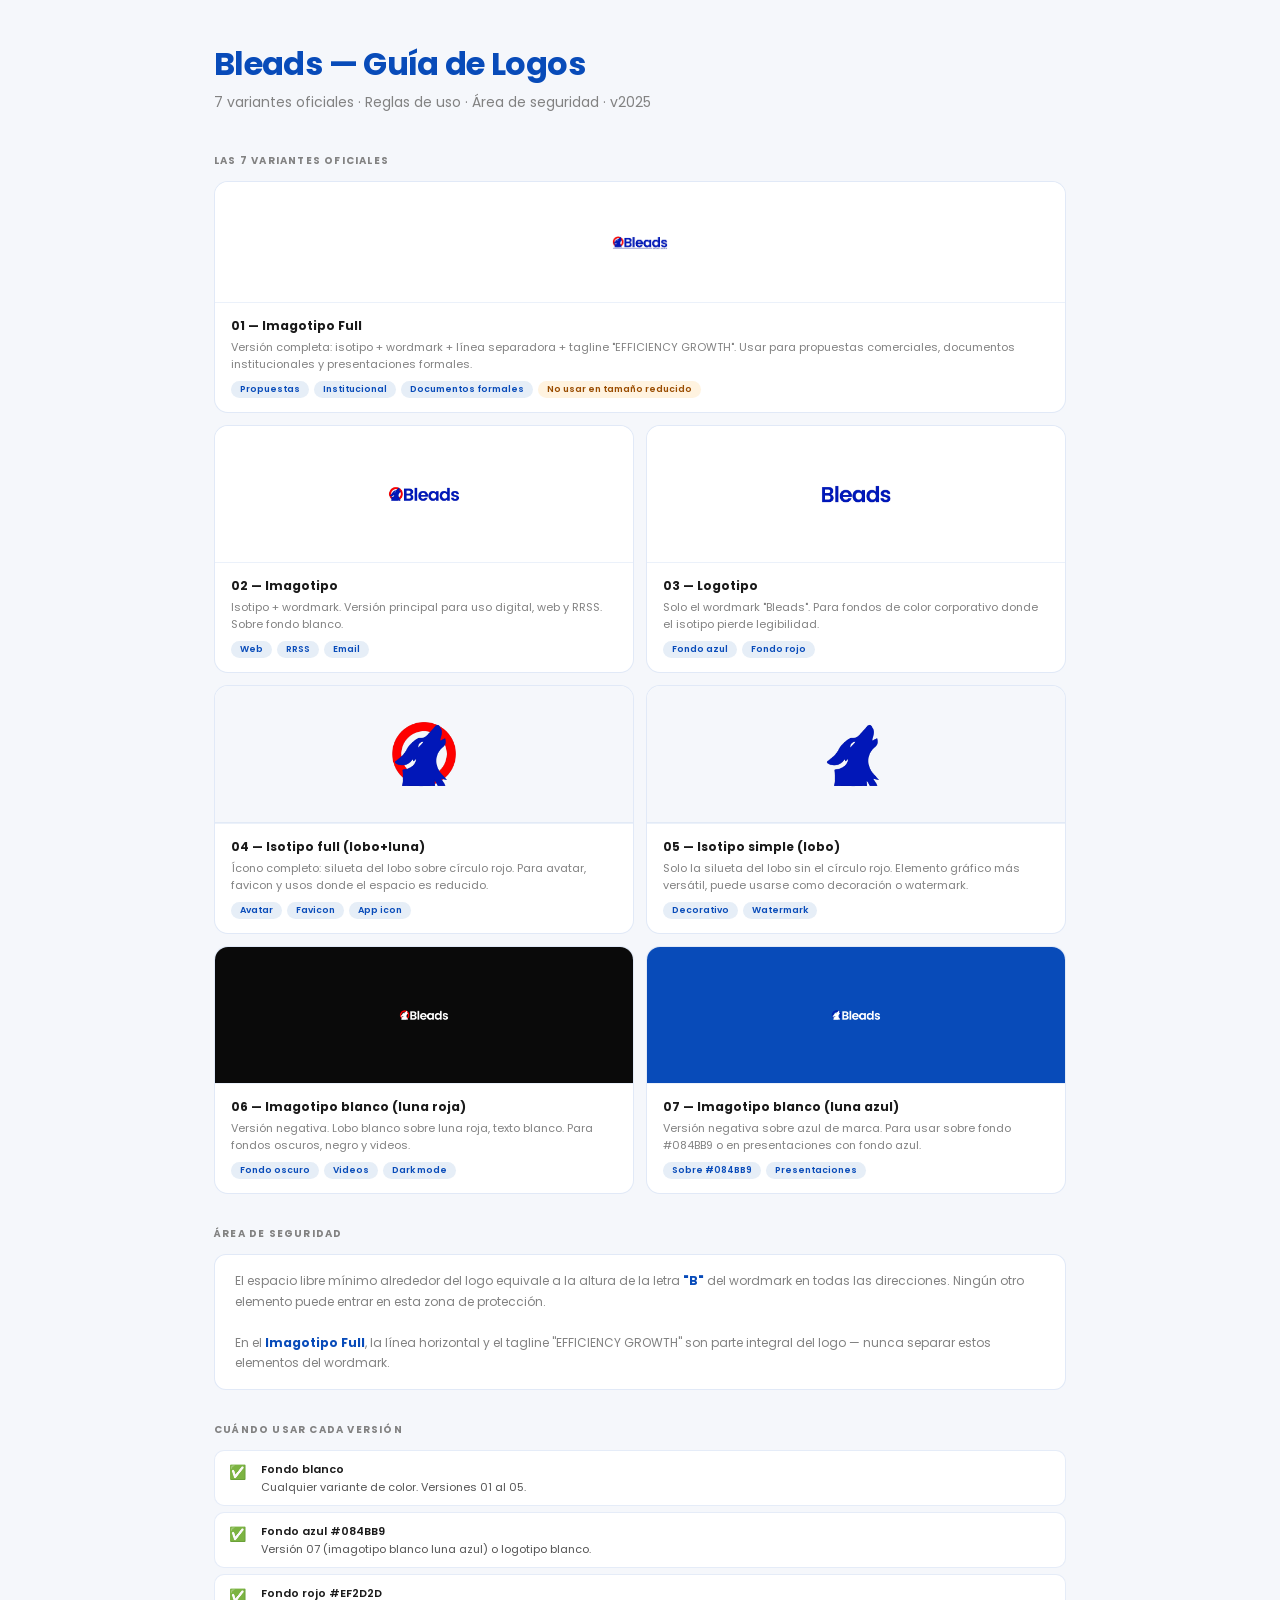
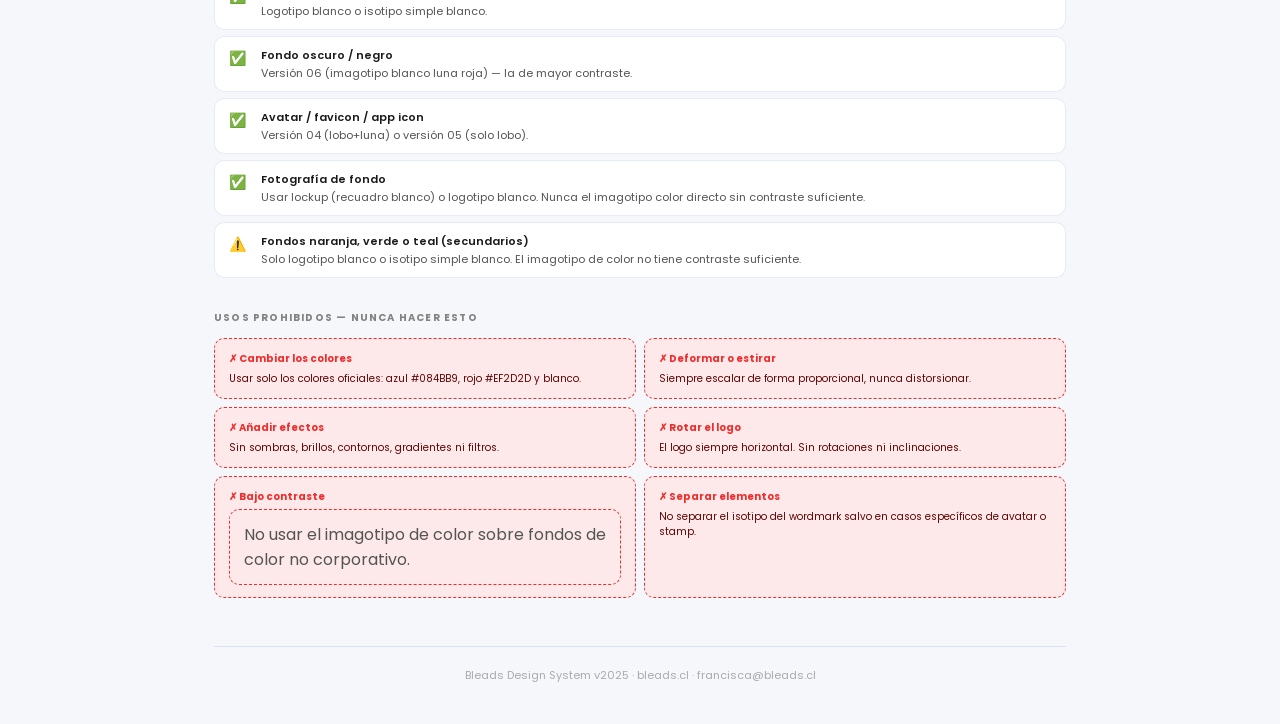
<file: logo-guide.html>
<!DOCTYPE html>
<html lang="es">
<head>
<meta charset="UTF-8">
<meta name="viewport" content="width=device-width, initial-scale=1.0">
<title>Bleads — Logo Guide</title>
<link rel="preconnect" href="https://fonts.googleapis.com">
<link href="https://fonts.googleapis.com/css2?family=Poppins:wght@300;400;600;700&display=swap" rel="stylesheet">
<style>
  /* ============================================
     BLEADS DESIGN SYSTEM — Logo Guide
     Actualizar BASE_URL con tu repo de GitHub:
     https://raw.githubusercontent.com/TU-USUARIO/bleads-design-system/main/logos/
  ============================================ */

  :root {
    --bl: #084BB9;
    --rd: #EF2D2D;
    --gr: #9CF95B;
    --gy: #545454;
    --bl-l: #E6EEF7;
    --rd-l: #FDE9E9;
  }

  * { box-sizing: border-box; margin: 0; padding: 0; }

  body {
    font-family: 'Poppins', sans-serif;
    background: #F5F7FB;
    color: var(--gy);
    padding: 40px 24px;
    max-width: 900px;
    margin: 0 auto;
  }

  header { margin-bottom: 40px; }
  header h1 { font-size: 32px; font-weight: 700; color: var(--bl); letter-spacing: -0.02em; }
  header p { font-size: 14px; color: #828282; margin-top: 4px; }

  .section-label {
    font-size: 10px;
    font-weight: 700;
    letter-spacing: 0.12em;
    text-transform: uppercase;
    color: #828282;
    margin: 32px 0 12px;
  }

  /* LOGO GRID */
  .logo-grid { display: grid; grid-template-columns: 1fr 1fr; gap: 12px; }
  .logo-full { grid-column: 1 / -1; }

  .logo-card {
    background: white;
    border-radius: 14px;
    border: 0.5px solid rgba(8,75,185,0.12);
    overflow: hidden;
  }

  .logo-preview {
    display: flex;
    align-items: center;
    justify-content: center;
    padding: 32px 24px;
    min-height: 120px;
  }

  .logo-preview img {
    max-height: 72px;
    max-width: 100%;
    width: auto;
    object-fit: contain;
  }

  .logo-preview.full img { max-height: 56px; }
  .bg-white  { background: #ffffff; }
  .bg-gray   { background: #F5F7FB; border-bottom: 0.5px solid rgba(8,75,185,0.08); }
  .bg-dark   { background: #0A0A0A; }
  .bg-blue   { background: #084BB9; }

  .logo-meta { padding: 14px 16px; border-top: 0.5px solid rgba(8,75,185,0.08); }
  .logo-name { font-size: 12px; font-weight: 700; color: #1a1a1a; margin-bottom: 4px; }
  .logo-desc { font-size: 11px; color: #828282; line-height: 1.55; margin-bottom: 8px; }

  .tags { display: flex; gap: 5px; flex-wrap: wrap; }
  .tag {
    font-size: 9px;
    font-weight: 600;
    padding: 2px 9px;
    border-radius: 9999px;
  }
  .tag-use  { background: var(--bl-l); color: var(--bl); }
  .tag-warn { background: #FFF3E0;     color: #994C00; }
  .tag-err  { background: var(--rd-l); color: var(--rd); }

  /* USE RULES */
  .rules { display: flex; flex-direction: column; gap: 6px; }
  .rule {
    display: flex;
    align-items: flex-start;
    gap: 12px;
    padding: 10px 14px;
    background: white;
    border-radius: 10px;
    border: 0.5px solid rgba(8,75,185,0.1);
    font-size: 11px;
    line-height: 1.5;
  }
  .rule-icon { font-size: 14px; min-width: 20px; margin-top: 1px; }
  .rule strong { font-weight: 600; color: #1a1a1a; display: block; margin-bottom: 1px; }

  /* DONT DO */
  .dont-grid { display: grid; grid-template-columns: 1fr 1fr; gap: 8px; }
  .dont-card {
    padding: 12px 14px;
    border-radius: 10px;
    border: 1px dashed var(--rd);
    background: var(--rd-l);
  }
  .dont-title { font-size: 10px; font-weight: 700; color: var(--rd); margin-bottom: 4px; }
  .dont-desc  { font-size: 10px; color: #600505; line-height: 1.5; }

  /* SAFETY AREA */
  .safety {
    background: white;
    border-radius: 12px;
    border: 0.5px solid rgba(8,75,185,0.12);
    padding: 16px 20px;
    font-size: 12px;
    color: #828282;
    line-height: 1.7;
  }
  .safety strong { color: var(--bl); }

  footer {
    margin-top: 48px;
    padding-top: 20px;
    border-top: 0.5px solid rgba(8,75,185,0.12);
    font-size: 11px;
    color: #aaa;
    text-align: center;
  }
</style>
</head>
<body>

<header>
  <h1>Bleads — Guía de Logos</h1>
  <p>7 variantes oficiales · Reglas de uso · Área de seguridad · v2025</p>
</header>

<!-- ===================== LOGOS ===================== -->
<div class="section-label">Las 7 variantes oficiales</div>

<div class="logo-grid">

  <!-- 01 Full -->
  <div class="logo-card logo-full">
    <div class="logo-preview bg-white full">
      <!-- Reemplazar src con URL de GitHub Raw cuando subas los archivos -->
      <!-- https://raw.githubusercontent.com/TU-USUARIO/bleads-design-system/main/logos/bleads-logo-full.png -->
      <img src="logos/bleads-logo-full.png" alt="Bleads Imagotipo Full con Efficiency Growth">
    </div>
    <div class="logo-meta">
      <div class="logo-name">01 — Imagotipo Full</div>
      <div class="logo-desc">Versión completa: isotipo + wordmark + línea separadora + tagline "EFFICIENCY GROWTH". Usar para propuestas comerciales, documentos institucionales y presentaciones formales.</div>
      <div class="tags">
        <span class="tag tag-use">Propuestas</span>
        <span class="tag tag-use">Institucional</span>
        <span class="tag tag-use">Documentos formales</span>
        <span class="tag tag-warn">No usar en tamaño reducido</span>
      </div>
    </div>
  </div>

  <!-- 02 Imagotipo -->
  <div class="logo-card">
    <div class="logo-preview bg-white">
      <img src="logos/bleads-logo-horizontal-imagotipo.png" alt="Bleads Imagotipo">
    </div>
    <div class="logo-meta">
      <div class="logo-name">02 — Imagotipo</div>
      <div class="logo-desc">Isotipo + wordmark. Versión principal para uso digital, web y RRSS. Sobre fondo blanco.</div>
      <div class="tags">
        <span class="tag tag-use">Web</span>
        <span class="tag tag-use">RRSS</span>
        <span class="tag tag-use">Email</span>
      </div>
    </div>
  </div>

  <!-- 03 Logotipo -->
  <div class="logo-card">
    <div class="logo-preview bg-white">
      <img src="logos/bleads-logo-horizontal-logotipo.png" alt="Bleads Logotipo solo texto">
    </div>
    <div class="logo-meta">
      <div class="logo-name">03 — Logotipo</div>
      <div class="logo-desc">Solo el wordmark "Bleads". Para fondos de color corporativo donde el isotipo pierde legibilidad.</div>
      <div class="tags">
        <span class="tag tag-use">Fondo azul</span>
        <span class="tag tag-use">Fondo rojo</span>
      </div>
    </div>
  </div>

  <!-- 04 Isotipo lobo+luna -->
  <div class="logo-card">
    <div class="logo-preview bg-gray">
      <img src="logos/bleads-logo-horizontal-isotipo-lobo-luna.png" alt="Bleads Isotipo lobo con luna roja">
    </div>
    <div class="logo-meta">
      <div class="logo-name">04 — Isotipo full (lobo+luna)</div>
      <div class="logo-desc">Ícono completo: silueta del lobo sobre círculo rojo. Para avatar, favicon y usos donde el espacio es reducido.</div>
      <div class="tags">
        <span class="tag tag-use">Avatar</span>
        <span class="tag tag-use">Favicon</span>
        <span class="tag tag-use">App icon</span>
      </div>
    </div>
  </div>

  <!-- 05 Isotipo solo lobo -->
  <div class="logo-card">
    <div class="logo-preview bg-gray">
      <img src="logos/bleads-logo-horizontal-isotipo-lobo.png" alt="Bleads Isotipo solo lobo">
    </div>
    <div class="logo-meta">
      <div class="logo-name">05 — Isotipo simple (lobo)</div>
      <div class="logo-desc">Solo la silueta del lobo sin el círculo rojo. Elemento gráfico más versátil, puede usarse como decoración o watermark.</div>
      <div class="tags">
        <span class="tag tag-use">Decorativo</span>
        <span class="tag tag-use">Watermark</span>
      </div>
    </div>
  </div>

  <!-- 06 Blanco luna roja -->
  <div class="logo-card">
    <div class="logo-preview bg-dark">
      <img src="logos/bleads-logo-horizontal-imagotipo-blanco.png" alt="Bleads Imagotipo blanco con luna roja">
    </div>
    <div class="logo-meta">
      <div class="logo-name">06 — Imagotipo blanco (luna roja)</div>
      <div class="logo-desc">Versión negativa. Lobo blanco sobre luna roja, texto blanco. Para fondos oscuros, negro y videos.</div>
      <div class="tags">
        <span class="tag tag-use">Fondo oscuro</span>
        <span class="tag tag-use">Videos</span>
        <span class="tag tag-use">Dark mode</span>
      </div>
    </div>
  </div>

  <!-- 07 Blanco luna azul -->
  <div class="logo-card">
    <div class="logo-preview bg-blue">
      <img src="logos/bleads-logo-horizontal-imagotipo-blanco-2.png" alt="Bleads Imagotipo blanco con luna azul">
    </div>
    <div class="logo-meta">
      <div class="logo-name">07 — Imagotipo blanco (luna azul)</div>
      <div class="logo-desc">Versión negativa sobre azul de marca. Para usar sobre fondo #084BB9 o en presentaciones con fondo azul.</div>
      <div class="tags">
        <span class="tag tag-use">Sobre #084BB9</span>
        <span class="tag tag-use">Presentaciones</span>
      </div>
    </div>
  </div>

</div>

<!-- ===================== ÁREA DE SEGURIDAD ===================== -->
<div class="section-label">Área de seguridad</div>
<div class="safety">
  El espacio libre mínimo alrededor del logo equivale a la altura de la letra <strong>"B"</strong> del wordmark en todas las direcciones. Ningún otro elemento puede entrar en esta zona de protección.<br><br>
  En el <strong>Imagotipo Full</strong>, la línea horizontal y el tagline "EFFICIENCY GROWTH" son parte integral del logo — nunca separar estos elementos del wordmark.
</div>

<!-- ===================== REGLAS DE USO ===================== -->
<div class="section-label">Cuándo usar cada versión</div>
<div class="rules">
  <div class="rule"><span class="rule-icon">✅</span><div><strong>Fondo blanco</strong>Cualquier variante de color. Versiones 01 al 05.</div></div>
  <div class="rule"><span class="rule-icon">✅</span><div><strong>Fondo azul #084BB9</strong>Versión 07 (imagotipo blanco luna azul) o logotipo blanco.</div></div>
  <div class="rule"><span class="rule-icon">✅</span><div><strong>Fondo rojo #EF2D2D</strong>Logotipo blanco o isotipo simple blanco.</div></div>
  <div class="rule"><span class="rule-icon">✅</span><div><strong>Fondo oscuro / negro</strong>Versión 06 (imagotipo blanco luna roja) — la de mayor contraste.</div></div>
  <div class="rule"><span class="rule-icon">✅</span><div><strong>Avatar / favicon / app icon</strong>Versión 04 (lobo+luna) o versión 05 (solo lobo).</div></div>
  <div class="rule"><span class="rule-icon">✅</span><div><strong>Fotografía de fondo</strong>Usar lockup (recuadro blanco) o logotipo blanco. Nunca el imagotipo color directo sin contraste suficiente.</div></div>
  <div class="rule"><span class="rule-icon">⚠️</span><div><strong>Fondos naranja, verde o teal (secundarios)</strong>Solo logotipo blanco o isotipo simple blanco. El imagotipo de color no tiene contraste suficiente.</div></div>
</div>

<!-- ===================== NO HACER ===================== -->
<div class="section-label">Usos prohibidos — nunca hacer esto</div>
<div class="dont-grid">
  <div class="dont-card"><div class="dont-title">✗ Cambiar los colores</div><div class="dont-desc">Usar solo los colores oficiales: azul #084BB9, rojo #EF2D2D y blanco.</div></div>
  <div class="dont-card"><div class="dont-title">✗ Deformar o estirar</div><div class="dont-desc">Siempre escalar de forma proporcional, nunca distorsionar.</div></div>
  <div class="dont-card"><div class="dont-title">✗ Añadir efectos</div><div class="dont-desc">Sin sombras, brillos, contornos, gradientes ni filtros.</div></div>
  <div class="dont-card"><div class="dont-title">✗ Rotar el logo</div><div class="dont-desc">El logo siempre horizontal. Sin rotaciones ni inclinaciones.</div></div>
  <div class="dont-card"><div class="dont-title">✗ Bajo contraste</div><div class="dont-card">No usar el imagotipo de color sobre fondos de color no corporativo.</div></div>
  <div class="dont-card"><div class="dont-title">✗ Separar elementos</div><div class="dont-desc">No separar el isotipo del wordmark salvo en casos específicos de avatar o stamp.</div></div>
</div>

<footer>
  Bleads Design System v2025 · bleads.cl · francisca@bleads.cl
</footer>

</body>
</html>
</file>
